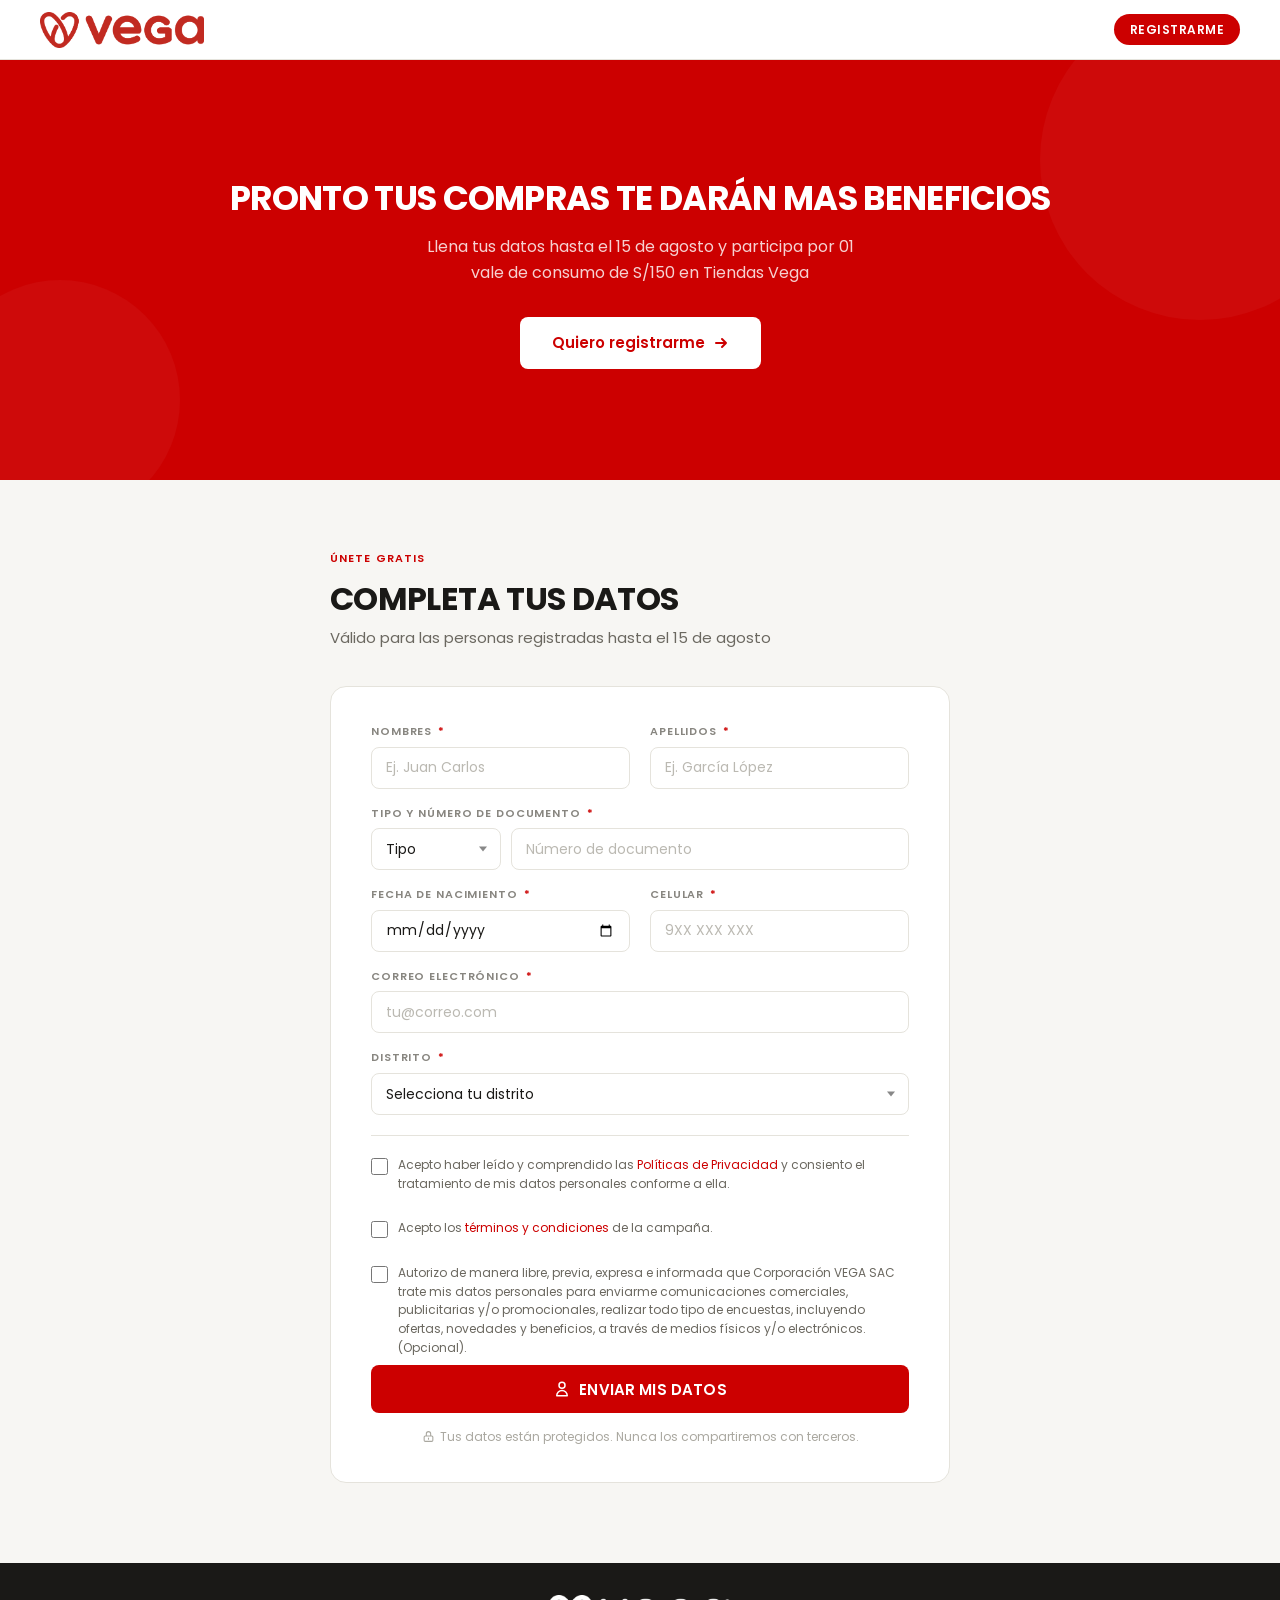
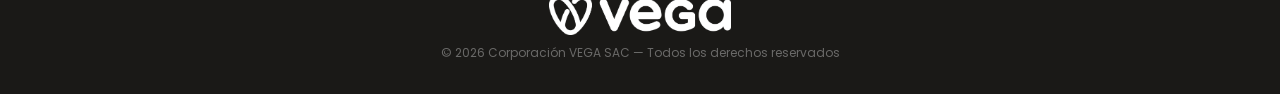
<file: index.html>
<!DOCTYPE html>
<html lang="es">
<head>
<meta charset="UTF-8">
<!-- SEO básico -->
<meta name="description" content="Regístrate en Vega Cash y accede a descuentos exclusivos, promociones anticipadas y beneficios personalizados en Tiendas Vega. ¡Gratis!">
<meta property="og:title" content="Vega Cash — Programa de beneficios exclusivos">
<meta property="og:description" content="Regístrate gratis y empieza a ahorrar con descuentos exclusivos en Tiendas Vega.">
<meta property="og:url" content="https://beneficios.vega.pe">
<meta property="og:type" content="website">
<meta property="og:image" content="https://beneficios.vega.pe/images/og-image.jpg">
<meta name="twitter:card" content="summary_large_image">
<meta name="twitter:title" content="Vega Cash — Programa de beneficios exclusivos">
<meta name="twitter:description" content="Regístrate gratis y empieza a ahorrar con descuentos exclusivos en Tiendas Vega.">
<link rel="canonical" href="https://beneficios.vega.pe">
<meta name="viewport" content="width=device-width, initial-scale=1.0">
<title>Muy pronto</title>
<link rel="preconnect" href="https://fonts.googleapis.com">
<link rel="preconnect" href="https://fonts.gstatic.com" crossorigin>
<link href="https://fonts.googleapis.com/css2?family=Poppins:wght@400;500;600;700&display=swap" rel="stylesheet">
<style>
  *, *::before, *::after { box-sizing: border-box; margin: 0; padding: 0; }

  :root {
    --rojo: #CC0000;
    --rojo-oscuro: #A80000;
    --rojo-claro: #FF1A1A;
    --blanco: #FFFFFF;
    --gris-fondo: #F7F6F3;
    --gris-borde: #E5E3DC;
    --gris-texto: #6B6860;
    --negro: #1A1917;
    --font-display: 'Poppins', sans-serif;
    --font-body: 'Poppins', sans-serif;
  }

  html { scroll-behavior: smooth; }

  body {
    font-family: var(--font-body);
    background: var(--blanco);
    color: var(--negro);
    line-height: 1.6;
    overflow-x: hidden;
  }

  /* ── NAV ─────────────────────────────────────── */
  nav {
    background: var(--blanco);
    border-bottom: 1px solid var(--gris-borde);
    padding: 0 40px;
    height: 60px;
    display: flex;
    align-items: center;
    justify-content: space-between;
    position: sticky;
    top: 0;
    z-index: 100;
  }
  .nav-logo {
    font-family: var(--font-display);
    font-weight: 700;
    font-size: 18px;
    color: var(--rojo);
    letter-spacing: -0.02em;
  }
  .nav-logo span { color: var(--negro); }
  .nav-pill {
    background: var(--rojo);
    color: white;
    font-family: var(--font-display);
    font-size: 12px;
    font-weight: 600;
    padding: 6px 16px;
    border-radius: 20px;
    text-decoration: none;
    letter-spacing: 0.04em;
    text-transform: uppercase;
    transition: background 0.2s;
  }
  .nav-pill:hover { background: var(--rojo-oscuro); }

  /* ── HERO ────────────────────────────────────── */
  .hero {
    background: var(--rojo);
    background-size: cover;
    background-position: center;
    background-repeat: no-repeat;
    padding: 72px 40px 64px;
    text-align: center;
    position: relative;
    overflow: hidden;
    min-height: 420px;
    display: flex;
    flex-direction: column;
    align-items: center;
    justify-content: center;
  }
  .hero-overlay {
    position: absolute;
    inset: 0;
    background: rgba(0,0,0,0.45);
    z-index: 0;
  }
  .hero-overlay.no-image {
    background: transparent;
  }
  .hero > *:not(.hero-overlay) {
    position: relative;
    z-index: 1;
  }
  .hero::before {
    content: '';
    position: absolute;
    top: -60px; right: -80px;
    width: 320px; height: 320px;
    border-radius: 50%;
    background: rgba(255,255,255,0.04);
    pointer-events: none;
  }
  .hero::after {
    content: '';
    position: absolute;
    bottom: -40px; left: -60px;
    width: 240px; height: 240px;
    border-radius: 50%;
    background: rgba(255,255,255,0.04);
    pointer-events: none;
  }
  .hero-badge {
    display: inline-flex;
    align-items: center;
    gap: 6px;
    background: rgba(255,255,255,0.15);
    color: white;
    font-family: var(--font-display);
    font-size: 11px;
    font-weight: 600;
    letter-spacing: 0.1em;
    text-transform: uppercase;
    padding: 5px 14px;
    border-radius: 20px;
    margin-bottom: 24px;
  }
  .hero-badge::before {
    content: '';
    width: 6px; height: 6px;
    border-radius: 50%;
    background: #FFD700;
    display: inline-block;
  }
  .hero h1 {
    font-family: var(--font-display);
    font-size: clamp(20px, 3.2vw, 34px);
    font-weight: 700;
    color: white;
    line-height: 1.15;
    letter-spacing: -0.02em;
    max-width: 820px;
    margin: 0 auto 16px;
    white-space: nowrap;
  }
  .hero h1 em {
    font-style: normal;
    position: relative;
    display: inline-block;
  }
  .hero h1 em::after {
    content: '';
    position: absolute;
    bottom: 2px; left: 0; right: 0;
    height: 3px;
    background: rgba(255,255,255,0.4);
    border-radius: 2px;
  }
  .hero-sub {
    font-size: 16px;
    color: rgba(255,255,255,0.82);
    max-width: 460px;
    margin: 0 auto 32px;
    line-height: 1.6;
  }
  .hero-cta {
    display: inline-flex;
    align-items: center;
    gap: 8px;
    background: white;
    color: var(--rojo);
    font-family: var(--font-display);
    font-size: 15px;
    font-weight: 600;
    padding: 14px 32px;
    border-radius: 8px;
    text-decoration: none;
    transition: transform 0.15s, background 0.15s;
  }
  .hero-cta:hover { background: #f5f5f5; transform: translateY(-1px); }
  .hero-cta svg { width: 16px; height: 16px; }

  /* ── STATS ───────────────────────────────────── */
  .stats-bar {
    background: var(--negro);
    padding: 0 40px;
    display: flex;
    justify-content: center;
    gap: 0;
  }
  .stat-item {
    padding: 18px 32px;
    text-align: center;
    border-right: 1px solid rgba(255,255,255,0.08);
  }
  .stat-item:last-child { border-right: none; }
  .stat-num {
    font-family: var(--font-display);
    font-size: 22px;
    font-weight: 700;
    color: white;
    display: block;
    line-height: 1.1;
  }
  .stat-label {
    font-size: 11px;
    color: rgba(255,255,255,0.5);
    text-transform: uppercase;
    letter-spacing: 0.08em;
    margin-top: 2px;
    display: block;
  }

  /* ── SECCIONES ───────────────────────────────── */
  section { padding: 64px 40px; }
  .section-tag {
    display: inline-block;
    font-family: var(--font-display);
    font-size: 11px;
    font-weight: 600;
    letter-spacing: 0.1em;
    text-transform: uppercase;
    color: var(--rojo);
    margin-bottom: 12px;
  }
  .section-title {
    font-family: var(--font-display);
    font-size: clamp(22px, 3vw, 32px);
    font-weight: 700;
    letter-spacing: -0.02em;
    line-height: 1.2;
    color: var(--negro);
    max-width: 500px;
    margin-bottom: 8px;
  }
  .section-sub {
    font-size: 15px;
    color: var(--gris-texto);
    max-width: 460px;
    line-height: 1.6;
  }

  /* ── BENEFICIOS ──────────────────────────────── */
  .beneficios { background: var(--gris-fondo); }
  .beneficios-header { text-align: center; margin-bottom: 48px; }
  .beneficios-header .section-title,
  .beneficios-header .section-sub { max-width: 100%; }
  .beneficios-grid {
    display: grid;
    grid-template-columns: repeat(2, 1fr);
    gap: 16px;
    max-width: 700px;
    margin: 0 auto;
  }
  .beneficio-card {
    background: white;
    border: 1px solid var(--gris-borde);
    border-radius: 12px;
    padding: 28px 24px;
    transition: transform 0.2s, border-color 0.2s;
  }
  .beneficio-card:hover { transform: translateY(-3px); border-color: #d4d2ca; }
  .beneficio-icon {
    width: 44px; height: 44px;
    background: #FFF0F0;
    border-radius: 10px;
    display: flex;
    align-items: center;
    justify-content: center;
    margin-bottom: 16px;
  }
  .beneficio-icon svg { width: 22px; height: 22px; color: var(--rojo); }
  .beneficio-card h3 {
    font-family: var(--font-display);
    font-size: 15px;
    font-weight: 600;
    color: var(--negro);
    margin-bottom: 6px;
  }
  .beneficio-card p {
    font-size: 13px;
    color: var(--gris-texto);
    line-height: 1.55;
  }

  /* ── CÓMO FUNCIONA ───────────────────────────── */
  .como-funciona { background: white; }
  .pasos-layout {
    display: grid;
    grid-template-columns: 1fr 1fr;
    gap: 48px;
    align-items: start;
    max-width: 860px;
    margin: 0 auto;
  }
  .pasos-left {}
  .pasos-list {
    list-style: none;
    margin-top: 32px;
    display: flex;
    flex-direction: column;
    gap: 0;
  }
  .paso {
    display: flex;
    gap: 16px;
    padding: 20px 0;
    border-bottom: 1px solid var(--gris-borde);
    position: relative;
  }
  .paso:last-child { border-bottom: none; }
  .paso-num {
    width: 32px; height: 32px;
    border-radius: 50%;
    background: var(--rojo);
    color: white;
    font-family: var(--font-display);
    font-size: 13px;
    font-weight: 700;
    display: flex;
    align-items: center;
    justify-content: center;
    flex-shrink: 0;
    margin-top: 2px;
  }
  .paso-info h4 {
    font-family: var(--font-display);
    font-size: 14px;
    font-weight: 600;
    color: var(--negro);
    margin-bottom: 4px;
  }
  .paso-info p {
    font-size: 13px;
    color: var(--gris-texto);
    line-height: 1.5;
  }
  .pasos-visual {
    background: var(--gris-fondo);
    border: 1px solid var(--gris-borde);
    border-radius: 16px;
    padding: 32px 28px;
    text-align: center;
  }
  .card-preview {
    background: white;
    border: 1px solid var(--gris-borde);
    border-radius: 12px;
    padding: 20px;
    text-align: left;
  }
  .card-preview-header {
    display: flex;
    align-items: center;
    gap: 10px;
    margin-bottom: 16px;
    padding-bottom: 14px;
    border-bottom: 1px solid var(--gris-borde);
  }
  .card-avatar {
    width: 38px; height: 38px;
    border-radius: 50%;
    background: var(--rojo);
    display: flex;
    align-items: center;
    justify-content: center;
    font-family: var(--font-display);
    font-size: 13px;
    font-weight: 700;
    color: white;
  }
  .card-nombre { font-family: var(--font-display); font-size: 14px; font-weight: 600; color: var(--negro); }
  .card-miembro { font-size: 11px; color: var(--rojo); font-weight: 500; }
  .card-benefit-row {
    display: flex;
    justify-content: space-between;
    align-items: center;
    padding: 8px 0;
    font-size: 12px;
  }
  .card-benefit-row:not(:last-child) { border-bottom: 1px solid #f0eeea; }
  .card-benefit-label { color: var(--gris-texto); }
  .card-benefit-val { font-weight: 500; color: var(--negro); font-family: var(--font-display); }
  .card-benefit-val.highlight { color: var(--rojo); }
  .pasos-visual-caption {
    font-size: 11px;
    color: var(--gris-texto);
    margin-top: 14px;
    letter-spacing: 0.03em;
  }

  /* ── VEGA CASH APP CARD ──────────────────────── */
  .vc-card {
    background: white;
    border-radius: 18px;
    overflow: hidden;
    box-shadow: 0 8px 28px rgba(0,0,0,0.08);
    text-align: left;
  }
  .vc-card-header {
    background: linear-gradient(135deg, var(--rojo-claro), var(--rojo) 60%, var(--rojo-oscuro));
    padding: 20px 22px 28px;
    position: relative;
    overflow: hidden;
  }
  .vc-card-header::after {
    content: '';
    position: absolute;
    top: -30px; right: -30px;
    width: 140px; height: 140px;
    border-radius: 50%;
    background: rgba(255,255,255,0.08);
  }
  .vc-header-top {
    display: flex;
    align-items: center;
    justify-content: space-between;
    position: relative;
    z-index: 1;
  }
  .vc-brand {
    font-family: var(--font-display);
    font-size: 13px;
    font-weight: 700;
    color: white;
    letter-spacing: 0.04em;
  }
  .vc-avatar {
    width: 34px; height: 34px;
    border-radius: 50%;
    background: rgba(255,255,255,0.2);
    border: 1.5px solid rgba(255,255,255,0.6);
    display: flex;
    align-items: center;
    justify-content: center;
    font-family: var(--font-display);
    font-size: 11px;
    font-weight: 700;
    color: white;
    position: relative;
  }
  .vc-avatar-dot {
    position: absolute;
    top: -2px; right: -2px;
    width: 8px; height: 8px;
    border-radius: 50%;
    background: #FFD700;
    border: 1.5px solid var(--rojo);
  }
  .vc-greeting {
    font-family: var(--font-display);
    font-size: 17px;
    font-weight: 600;
    color: white;
    margin-top: 16px;
    position: relative;
    z-index: 1;
  }
  .vc-card-body {
    background: white;
    padding: 22px;
    margin-top: -14px;
    border-radius: 16px 16px 0 0;
    position: relative;
  }
  .vc-points-row {
    display: flex;
    justify-content: space-between;
    align-items: flex-start;
    margin-bottom: 16px;
  }
  .vc-points-label {
    font-size: 11px;
    font-weight: 600;
    letter-spacing: 0.06em;
    color: #9a9890;
    text-transform: uppercase;
  }
  .vc-points-num {
    font-family: var(--font-display);
    font-size: 30px;
    font-weight: 700;
    color: var(--negro);
    margin-top: 2px;
  }
  .vc-points-num span { font-size: 14px; font-weight: 500; color: var(--gris-texto); }
  .vc-points-sub {
    display: block;
    font-size: 12px;
    color: #1D9E75;
    font-weight: 500;
    margin-top: 2px;
  }
  .vc-tier-badge {
    background: #FFF3D6;
    color: #9A6B00;
    font-family: var(--font-display);
    font-size: 11px;
    font-weight: 600;
    padding: 6px 12px;
    border-radius: 20px;
    white-space: nowrap;
  }
  .vc-rate-box {
    background: #FFF0F0;
    color: var(--rojo);
    font-size: 12.5px;
    font-weight: 500;
    border-radius: 10px;
    padding: 12px 14px;
    margin-bottom: 18px;
    display: flex;
    align-items: center;
    gap: 8px;
  }
  .vc-progress-label {
    display: flex;
    justify-content: space-between;
    font-size: 12px;
    color: var(--gris-texto);
    margin-bottom: 8px;
  }
  .vc-progress-missing { color: var(--rojo); font-weight: 600; }
  .vc-progress-bar {
    height: 8px;
    background: #F0EEEA;
    border-radius: 20px;
    overflow: hidden;
  }
  .vc-progress-fill {
    width: 68%;
    height: 100%;
    border-radius: 20px;
    background: linear-gradient(90deg, var(--rojo), #FF8A00);
  }

  /* ── FORMULARIO ──────────────────────────────── */
  .formulario-section {
    background: var(--gris-fondo);
    padding: 64px 40px 80px;
  }
  .form-wrapper {
    max-width: 620px;
    margin: 0 auto;
  }
  .form-header { margin-bottom: 36px; }
  .form-card {
    background: white;
    border: 1px solid var(--gris-borde);
    border-radius: 16px;
    padding: 36px 40px;
  }
  .form-grid {
    display: grid;
    grid-template-columns: 1fr 1fr;
    gap: 16px 20px;
  }
  .form-group { display: flex; flex-direction: column; gap: 6px; }
  .form-group.full { grid-column: 1 / -1; }
  .form-group label {
    font-family: var(--font-display);
    font-size: 11px;
    font-weight: 600;
    letter-spacing: 0.08em;
    text-transform: uppercase;
    color: #888680;
  }
  .form-group label .req { color: var(--rojo); margin-left: 2px; }
  .form-group input,
  .form-group select {
    height: 42px;
    border: 1.5px solid var(--gris-borde);
    border-radius: 8px;
    padding: 0 14px;
    font-size: 14px;
    font-family: var(--font-body);
    color: var(--negro);
    background: white;
    outline: none;
    transition: border-color 0.15s;
    width: 100%;
    appearance: none;
    -webkit-appearance: none;
  }
  .form-group input:focus,
  .form-group select:focus {
    border-color: var(--rojo);
    box-shadow: 0 0 0 3px rgba(204,0,0,0.08);
  }
  .form-group input::placeholder { color: #bbb9b2; }
  .select-wrap { position: relative; }
  .select-wrap::after {
    content: '';
    position: absolute;
    right: 14px; top: 50%;
    transform: translateY(-50%);
    width: 0; height: 0;
    border-left: 4px solid transparent;
    border-right: 4px solid transparent;
    border-top: 5px solid #888;
    pointer-events: none;
  }
  .doc-row { display: grid; grid-template-columns: 130px 1fr; gap: 10px; }

  .divider {
    grid-column: 1 / -1;
    border: none;
    border-top: 1px solid var(--gris-borde);
    margin: 4px 0;
  }
  .terms-row {
    grid-column: 1 / -1;
    display: flex;
    gap: 10px;
    align-items: flex-start;
  }
  .terms-row + .terms-row { margin-top: 10px; }
  .terms-row input[type="checkbox"] {
    width: 17px; height: 17px;
    flex-shrink: 0;
    margin-top: 2px;
    accent-color: var(--rojo);
    cursor: pointer;
  }
  .terms-text {
    font-size: 12px;
    color: var(--gris-texto);
    line-height: 1.55;
  }
  .terms-text a { color: var(--rojo); text-decoration: none; }
  .terms-text a:hover { text-decoration: underline; }

  .submit-btn {
    width: 100%;
    height: 48px;
    background: var(--rojo);
    color: white;
    border: none;
    border-radius: 8px;
    font-family: var(--font-display);
    font-size: 15px;
    font-weight: 600;
    cursor: pointer;
    margin-top: 8px;
    letter-spacing: 0.01em;
    transition: background 0.15s, transform 0.1s;
    display: flex;
    align-items: center;
    justify-content: center;
    gap: 8px;
  }
  .submit-btn:hover { background: var(--rojo-oscuro); }
  .submit-btn:active { transform: scale(0.99); }
  .submit-btn:disabled { opacity: 0.7; cursor: not-allowed; }

  .privacy-note {
    margin-top: 14px;
    text-align: center;
    font-size: 12px;
    color: #aaa8a0;
    display: flex;
    align-items: center;
    justify-content: center;
    gap: 5px;
  }

  /* ── SUCCESS ─────────────────────────────────── */
  .success-state {
    display: none;
    text-align: center;
    padding: 48px 24px;
  }
  .success-icon {
    width: 64px; height: 64px;
    border-radius: 50%;
    background: #F0FAF4;
    display: flex;
    align-items: center;
    justify-content: center;
    margin: 0 auto 20px;
  }
  .success-icon svg { width: 28px; height: 28px; color: #1D9E75; }
  .success-state h3 {
    font-family: var(--font-display);
    font-size: 20px;
    font-weight: 700;
    color: var(--negro);
    margin-bottom: 8px;
  }
  .success-state p { font-size: 14px; color: var(--gris-texto); }

  /* ── ERROR ───────────────────────────────────── */
  .error-msg {
    display: none;
    background: #FFF0F0;
    border: 1px solid #FFCCCC;
    border-radius: 8px;
    padding: 12px 16px;
    font-size: 13px;
    color: #A80000;
    margin-top: 12px;
    text-align: center;
  }

  /* ── FOOTER ──────────────────────────────────── */
  footer {
    background: var(--negro);
    padding: 32px 40px;
    text-align: center;
  }
  .footer-logo {
    font-family: var(--font-display);
    font-size: 16px;
    font-weight: 700;
    color: white;
    margin-bottom: 8px;
  }
  .footer-logo span { color: var(--rojo); }
  footer p {
    font-size: 12px;
    color: rgba(255,255,255,0.35);
  }

  /* ── ANIMATIONS ──────────────────────────────── */
  @keyframes fadeUp {
    from { opacity: 0; transform: translateY(20px); }
    to   { opacity: 1; transform: translateY(0); }
  }
  .hero > * { animation: fadeUp 0.5s ease both; }
  .hero-badge { animation-delay: 0.05s; }
  .hero h1   { animation-delay: 0.1s; }
  .hero-sub  { animation-delay: 0.18s; }
  .hero-cta  { animation-delay: 0.26s; }
  @keyframes spin { to { transform: rotate(360deg); } }
  .spin { animation: spin 0.8s linear infinite; }

  /* ── RESPONSIVE ──────────────────────────────── */
  @media (max-width: 640px) {
    nav { padding: 0 20px; }
    section, .formulario-section { padding: 48px 20px; }
    .hero { padding: 52px 20px 48px; }
    .hero h1 { white-space: normal; font-size: clamp(24px, 7vw, 32px); }
    .stats-bar { flex-wrap: wrap; padding: 0 20px; }
    .stat-item { flex: 1 1 45%; border-right: none; border-bottom: 1px solid rgba(255,255,255,0.08); }
    .pasos-layout { grid-template-columns: 1fr; }
    .form-grid { grid-template-columns: 1fr; }
    .form-group.full { grid-column: 1; }
    .terms-row { grid-column: 1; }
    .doc-row { grid-template-columns: 1fr; }
    .form-card { padding: 24px 20px; }
    .beneficios-grid { grid-template-columns: 1fr 1fr; }
  }
</style>
<!-- Google Analytics GA4 -->
<script async src="https://www.googletagmanager.com/gtag/js?id=G-X4Z7YX82Y7"></script>
<script>
  window.dataLayer = window.dataLayer || [];
  function gtag(){dataLayer.push(arguments);}
  gtag('js', new Date());
  gtag('config', 'G-X4Z7YX82Y7');
</script>
<!-- Meta Pixel -->
<script>
!function(f,b,e,v,n,t,s)
{if(f.fbq)return;n=f.fbq=function(){n.callMethod?
n.callMethod.apply(n,arguments):n.queue.push(arguments)};
if(!f._fbq)f._fbq=n;n.push=n;n.loaded=!0;n.version='2.0';
n.queue=[];t=b.createElement(e);t.async=!0;
t.src=v;s=b.getElementsByTagName(e)[0];
s.parentNode.insertBefore(t,s)}(window, document,'script',
'https://connect.facebook.net/en_US/fbevents.js');
fbq('init', '308765467211195');
fbq('track', 'PageView');
</script>
<noscript><img height="1" width="1" style="display:none"
src="https://www.facebook.com/tr?id=308765467211195&ev=PageView&noscript=1"
/></noscript>
<!-- TikTok Pixel -->
<script>
!function (w, d, t) {
  w.TiktokAnalyticsObject=t;var ttq=w[t]=w[t]||[];ttq.methods=["page","track","identify","instances","debug","on","off","once","ready","alias","group","enableCookie","disableCookie","holdConsent","revokeConsent","grantConsent"],ttq.setAndDefer=function(t,e){t[e]=function(){t.push([e].concat(Array.prototype.slice.call(arguments,0)))}};for(var i=0;i<ttq.methods.length;i++)ttq.setAndDefer(ttq,ttq.methods[i]);ttq.instance=function(t){for(var e=ttq._i[t]||[],n=0;n<ttq.methods.length;n++)ttq.setAndDefer(e,ttq.methods[n]);return e},ttq.load=function(e,n){var r="https://analytics.tiktok.com/i18n/pixel/events.js",o=n&&n.partner;ttq._i=ttq._i||{},ttq._i[e]=[],ttq._i[e]._u=r,ttq._t=ttq._t||{},ttq._t[e]=+new Date,ttq._o=ttq._o||{},ttq._o[e]=n||{};n=document.createElement("script");n.type="text/javascript",n.async=!0,n.src=r+"?sdkid="+e+"&lib="+t;e=document.getElementsByTagName("script")[0];e.parentNode.insertBefore(n,e)};

  ttq.load('D9CH5GBC77U03DOJEUS0');
  ttq.page();
}(window, document, 'ttq');
</script>
</head>
<body>

<!-- NAV -->
<nav>
  <a href="#"><img src="[data-uri]" alt="VEGA" style="height:36px;display:block;"></a>
  <a href="#registro" class="nav-pill">Registrarme</a>
</nav>

<!-- HERO -->
<section class="hero" id="hero-section">
  <div class="hero-overlay no-image" id="hero-overlay"></div>
  <h1 id="hero-titulo">PRONTO TUS COMPRAS TE DARÁN MAS BENEFICIOS</h1>
  <p class="hero-sub" id="hero-subtitulo">Llena tus datos hasta el 31 de julio y participa por 01 vale de consumo de S/150 en Tiendas Vega</p>
  <a href="#registro" class="hero-cta" id="hero-cta">
    Quiero ser el primero en saber
    <svg fill="none" viewBox="0 0 16 16" stroke="currentColor" stroke-width="2"><path stroke-linecap="round" stroke-linejoin="round" d="M3 8h10M9 4l4 4-4 4"/></svg>
  </a>
</section>

<!-- BENEFICIOS -->
<section class="beneficios" id="sec-beneficios">
  <div class="beneficios-header">
    <div class="section-tag">¿Por qué unirse?</div>
    <h2 class="section-title">Beneficios que marcan la diferencia</h2>
    <p class="section-sub">Diseñados para que ahorres más en cada compra, en tienda y online.</p>
  </div>
  <div class="beneficios-grid">
    <div class="beneficio-card">
      <div class="beneficio-icon">
        <svg fill="none" viewBox="0 0 24 24" stroke="currentColor" stroke-width="1.8"><path stroke-linecap="round" stroke-linejoin="round" d="M7 7h10M7 11h4M5 21V5a2 2 0 012-2h10a2 2 0 012 2v16l-3-2-2 2-2-2-2 2-2-2-3 2z"/></svg>
      </div>
      <h3 id="b1-titulo">Descuentos exclusivos</h3>
      <p id="b1-desc">Precios especiales solo para miembros de VEGA CASH.</p>
    </div>
    <div class="beneficio-card">
      <div class="beneficio-icon">
        <svg fill="none" viewBox="0 0 24 24" stroke="currentColor" stroke-width="1.8"><path stroke-linecap="round" stroke-linejoin="round" d="M15 17h5l-1.405-1.405A2.032 2.032 0 0118 14.158V11a6 6 0 10-12 0v3.159c0 .538-.214 1.055-.595 1.436L4 17h5m6 0v1a3 3 0 11-6 0v-1m6 0H9"/></svg>
      </div>
      <h3 id="b2-titulo">Acceso anticipado</h3>
      <p id="b2-desc">Sé el primero en enterarte de nuestros eventos exclusivos.</p>
    </div>
    <div class="beneficio-card">
      <div class="beneficio-icon">
        <svg fill="none" viewBox="0 0 24 24" stroke="currentColor" stroke-width="1.8"><path stroke-linecap="round" stroke-linejoin="round" d="M12 8c-1.657 0-3 .895-3 2s1.343 2 3 2 3 .895 3 2-1.343 2-3 2m0-8c1.11 0 2.08.402 2.599 1M12 8V7m0 1v8m0 0v1m0-1c-1.11 0-2.08-.402-2.599-1M21 12a9 9 0 11-18 0 9 9 0 0118 0z"/></svg>
      </div>
      <h3 id="b3-titulo">Acumula puntos</h3>
      <p id="b3-desc">Cada compra suma puntos para aumentar tu nivel.</p>
    </div>
    <div class="beneficio-card">
      <div class="beneficio-icon">
        <svg fill="none" viewBox="0 0 24 24" stroke="currentColor" stroke-width="1.8"><path stroke-linecap="round" stroke-linejoin="round" d="M12 2l3.09 6.26L22 9.27l-5 4.87L18.18 21 12 17.27 5.82 21 7 14.14 2 9.27l6.91-1.01L12 2z"/></svg>
      </div>
      <h3 id="b4-titulo">VEGA CASHBACK</h3>
      <p id="b4-desc">Alcanza nuestro nivel Premium y accede a nuestro cashback exclusivo.</p>
    </div>
  </div>
</section>

<!-- CÓMO FUNCIONA -->
<section class="como-funciona" id="sec-pasos">
  <div class="pasos-layout">
    <div class="pasos-left">
      <div class="section-tag" id="pasos-tag">¿Cómo funciona?</div>
      <h2 class="section-title" id="pasos-titulo">YA SERÁS MIEMBRO</h2>
      <p class="section-sub" id="pasos-subtitulo">Es rápido, gratuito y sin compromisos.</p>
      <ul class="pasos-list">
        <li class="paso">
          <div class="paso-num">1</div>
          <div class="paso-info">
            <h4>Completa el formulario</h4>
            <p>Ingresa tus datos básicos: nombre, DNI, correo y distrito. Solo toma 2 minutos.</p>
          </div>
        </li>
        <li class="paso">
          <div class="paso-num">2</div>
          <div class="paso-info">
            <h4>Empezarás a disfrutar</h4>
            <p>Compra en Tiendas Vega y accederás automáticamente a tus descuentos.</p>
          </div>
        </li>
      </ul>
    </div>
    <div class="pasos-visual">
      <div class="vc-card">
        <div class="vc-card-header">
          <div class="vc-header-top">
            <span class="vc-brand">VEGA CASH</span>
            <div class="vc-avatar">MR<span class="vc-avatar-dot"></span></div>
          </div>
          <p class="vc-greeting">¡Hola de nuevo, María!</p>
        </div>
        <div class="vc-card-body">
          <div class="vc-points-row">
            <div>
              <span class="vc-points-label">MIS PUNTOS</span>
              <div class="vc-points-num">342 <span>pts</span></div>
              <span class="vc-points-sub">Acumulado por S/ 3,420 en compras</span>
            </div>
            <span class="vc-tier-badge">● ✦ Nivel Plata</span>
          </div>
          <div class="vc-rate-box">
            <span class="vc-rate-icon">🪙</span>
            Cada S/10 de compra = 1 punto VEGA CASH
          </div>
          <div class="vc-progress-section">
            <div class="vc-progress-label">
              <span>Progreso a Nivel Oro</span>
              <span class="vc-progress-missing">158 pts más (S/1,580)</span>
            </div>
            <div class="vc-progress-bar"><div class="vc-progress-fill"></div></div>
          </div>
        </div>
      </div>
      <p class="pasos-visual-caption">Así verás tu perfil de miembro una vez registrado</p>
    </div>
  </div>
</section>

<!-- FORMULARIO -->
<section class="formulario-section" id="sec-formulario registro">
  <div class="form-wrapper">
    <div class="form-header">
      <div class="section-tag" id="form-tag">Únete gratis</div>
      <h2 class="section-title" id="form-titulo">CREA TU CUENTA VEGA CASH</h2>
      <p class="section-sub" id="form-subtitulo">Completa tus datos y pronto empezarás a ahorrar.</p>
    </div>
    <div class="form-card">
      <div id="formContent">
        <div class="form-grid">
          <div class="form-group">
            <label>Nombres <span class="req">*</span></label>
            <input type="text" id="nombres" placeholder="Ej. Juan Carlos" autocomplete="given-name">
          </div>
          <div class="form-group">
            <label>Apellidos <span class="req">*</span></label>
            <input type="text" id="apellidos" placeholder="Ej. García López" autocomplete="family-name">
          </div>
          <div class="form-group full">
            <label>Tipo y número de documento <span class="req">*</span></label>
            <div class="doc-row">
              <div class="select-wrap">
                <select id="tipoDoc">
                  <option value="">Tipo</option>
                  <option value="DNI">DNI</option>
                  <option value="CE">Carné de extranjería</option>
                  <option value="PAS">Pasaporte</option>
                </select>
              </div>
              <input type="text" id="numDoc" placeholder="Número de documento" maxlength="12">
            </div>
          </div>
          <div class="form-group">
            <label>Fecha de nacimiento <span class="req">*</span></label>
            <input type="date" id="fechaNac" min="1920-01-01">
          </div>
          <div class="form-group">
            <label>Celular <span class="req">*</span></label>
            <input type="tel" id="celular" placeholder="9XX XXX XXX" maxlength="9" autocomplete="tel">
          </div>
          <div class="form-group full">
            <label>Correo electrónico <span class="req">*</span></label>
            <input type="email" id="correo" placeholder="tu@correo.com" autocomplete="email">
          </div>
          <div class="form-group full">
            <label>Distrito <span class="req">*</span></label>
            <div class="select-wrap">
              <select id="distrito">
                <option value="">Selecciona tu distrito</option>
                <option value="Otro">Otro</option>
              </select>
            </div>
          </div>
          <hr class="divider">
          <div class="terms-row">
            <input type="checkbox" id="aceptaPrivacidad">
            <p class="terms-text">
              <span id="legal-privacidad">Acepto haber leído y comprendido las </span><a href="#" id="url-privacidad">Políticas de Privacidad</a><span id="legal-privacidad2"> y consiento el tratamiento de mis datos personales conforme a ella.</span>
            </p>
          </div>
          <div class="terms-row">
            <input type="checkbox" id="aceptaTerminos">
            <p class="terms-text">
              <span id="legal-terminos1">Acepto los </span><a href="#" id="url-terminos">términos y condiciones</a><span id="legal-terminos2"> de la campaña Vega Cash.</span>
            </p>
          </div>
          <div class="terms-row">
            <input type="checkbox" id="comunicacionesOpcional">
            <p class="terms-text">
              <span id="legal-opcional">Autorizo de manera libre, previa, expresa e informada que Corporación VEGA SAC trate mis datos personales para enviarme comunicaciones comerciales, publicitarias y/o promocionales, realizar todo tipo de encuestas, incluyendo ofertas, novedades y beneficios, a través de medios físicos y/o electrónicos. (Opcional).</span>
            </p>
          </div>
        </div>
        <button class="submit-btn" id="submitBtn" onclick="enviarFormulario()">
          <svg width="18" height="18" fill="none" viewBox="0 0 24 24" stroke="currentColor" stroke-width="2"><path stroke-linecap="round" stroke-linejoin="round" d="M16 7a4 4 0 11-8 0 4 4 0 018 0zM12 14a7 7 0 00-7 7h14a7 7 0 00-7-7z"/></svg>
          <span id="btn-texto">Crear mi cuenta Vega Cash</span>
        </button>
        <div class="error-msg" id="errorMsg"></div>
        <p class="privacy-note">
          <svg width="13" height="13" fill="none" viewBox="0 0 24 24" stroke="currentColor" stroke-width="2"><path stroke-linecap="round" stroke-linejoin="round" d="M12 15v2m-6 4h12a2 2 0 002-2v-6a2 2 0 00-2-2H6a2 2 0 00-2 2v6a2 2 0 002 2zm10-10V7a4 4 0 00-8 0v4h8z"/></svg>
          <span id="privacidad-nota">Tus datos están protegidos. Nunca los compartiremos con terceros.</span>
        </p>
      </div>
      <div class="success-state" id="successState">
        <div class="success-icon">
          <svg fill="none" viewBox="0 0 24 24" stroke="currentColor" stroke-width="2"><path stroke-linecap="round" stroke-linejoin="round" d="M5 13l4 4L19 7"/></svg>
        </div>
        <h3 id="exito-titulo">¡Registro exitoso!</h3>
        <p id="exito-desc">Síguenos en nuestras redes para enterarte de todas las novedades.</p>
        <div style="display:flex;gap:10px;justify-content:center;margin-top:20px;flex-wrap:wrap;">
          <a href="https://www.instagram.com/tiendasvega/?hl=es" target="_blank" style="display:flex;align-items:center;gap:6px;padding:10px 16px;border-radius:8px;background:#E1306C;color:white;text-decoration:none;font-family:var(--font-display);font-size:13px;font-weight:600;">
            <svg width="16" height="16" viewBox="0 0 24 24" fill="currentColor"><path d="M12 2.163c3.204 0 3.584.012 4.85.07 3.252.148 4.771 1.691 4.919 4.919.058 1.265.069 1.645.069 4.849 0 3.205-.012 3.584-.069 4.849-.149 3.225-1.664 4.771-4.919 4.919-1.266.058-1.644.07-4.85.07-3.204 0-3.584-.012-4.849-.07-3.26-.149-4.771-1.699-4.919-4.92-.058-1.265-.07-1.644-.07-4.849 0-3.204.013-3.583.07-4.849.149-3.227 1.664-4.771 4.919-4.919 1.266-.057 1.645-.069 4.849-.069zm0-2.163c-3.259 0-3.667.014-4.947.072-4.358.2-6.78 2.618-6.98 6.98-.059 1.281-.073 1.689-.073 4.948 0 3.259.014 3.668.072 4.948.2 4.358 2.618 6.78 6.98 6.98 1.281.058 1.689.072 4.948.072 3.259 0 3.668-.014 4.948-.072 4.354-.2 6.782-2.618 6.979-6.98.059-1.28.073-1.689.073-4.948 0-3.259-.014-3.667-.072-4.947-.196-4.354-2.617-6.78-6.979-6.98-1.281-.059-1.69-.073-4.949-.073zm0 5.838c-3.403 0-6.162 2.759-6.162 6.162s2.759 6.163 6.162 6.163 6.162-2.759 6.162-6.163c0-3.403-2.759-6.162-6.162-6.162zm0 10.162c-2.209 0-4-1.79-4-4 0-2.209 1.791-4 4-4s4 1.791 4 4c0 2.21-1.791 4-4 4zm6.406-11.845c-.796 0-1.441.645-1.441 1.44s.645 1.44 1.441 1.44c.795 0 1.439-.645 1.439-1.44s-.644-1.44-1.439-1.44z"/></svg>
            Instagram
          </a>
          <a href="https://www.facebook.com/tiendasvegaperu/?locale=es_LA" target="_blank" style="display:flex;align-items:center;gap:6px;padding:10px 16px;border-radius:8px;background:#1877F2;color:white;text-decoration:none;font-family:var(--font-display);font-size:13px;font-weight:600;">
            <svg width="16" height="16" viewBox="0 0 24 24" fill="currentColor"><path d="M24 12.073c0-6.627-5.373-12-12-12s-12 5.373-12 12c0 5.99 4.388 10.954 10.125 11.854v-8.385H7.078v-3.47h3.047V9.43c0-3.007 1.792-4.669 4.533-4.669 1.312 0 2.686.235 2.686.235v2.953H15.83c-1.491 0-1.956.925-1.956 1.874v2.25h3.328l-.532 3.47h-2.796v8.385C19.612 23.027 24 18.062 24 12.073z"/></svg>
            Facebook
          </a>
          <a href="https://www.tiktok.com/@tiendasvega" target="_blank" style="display:flex;align-items:center;gap:6px;padding:10px 16px;border-radius:8px;background:#000000;color:white;text-decoration:none;font-family:var(--font-display);font-size:13px;font-weight:600;">
            <svg width="16" height="16" viewBox="0 0 24 24" fill="currentColor"><path d="M19.59 6.69a4.83 4.83 0 01-3.77-4.25V2h-3.45v13.67a2.89 2.89 0 01-2.88 2.5 2.89 2.89 0 01-2.89-2.89 2.89 2.89 0 012.89-2.89c.28 0 .54.04.79.1V9.01a6.33 6.33 0 00-.79-.05 6.34 6.34 0 00-6.34 6.34 6.34 6.34 0 006.34 6.34 6.34 6.34 0 006.33-6.34V8.69a8.18 8.18 0 004.79 1.54V6.78a4.85 4.85 0 01-1.02-.09z"/></svg>
            TikTok
          </a>
        </div>
      </div>
  </div>
</section>

<!-- FOOTER -->
<footer>
  <div class="footer-logo"><img src="[data-uri]" alt="VEGA" style="height:40px;display:block;margin:0 auto 8px;"></div>
  <p>© 2026 Corporación VEGA SAC — Todos los derechos reservados</p>
</footer>

<script>
// ── Cargar content.json y actualizar DOM ──────────────────────────
fetch('/content.json')
  .then(r => r.json())
  .then(d => {
    if (d.hero) {
      if (d.hero.titulo) document.getElementById('hero-titulo').innerHTML = d.hero.titulo;
      if (d.hero.subtitulo) document.getElementById('hero-subtitulo').textContent = d.hero.subtitulo;
      if (d.hero.cta) { const c = document.getElementById('hero-cta'); if(c) c.childNodes[0].textContent = d.hero.cta + ' '; }

      if (d.hero.imagen) {
        const s = document.getElementById('hero-section');
        const o = document.getElementById('hero-overlay');
        if (s && d.hero.imagen) {
          s.style.backgroundImage = 'url(' + d.hero.imagen + ')';
          if (o) o.classList.remove('no-image');
        }
      }
    }
    if (d.beneficios) {
      ['b1','b2','b3','b4'].forEach(b => {
        const t = document.getElementById(b+'-titulo'); if(t && d.beneficios[b+'_titulo']) t.textContent = d.beneficios[b+'_titulo'];
        const p = document.getElementById(b+'-desc'); if(p && d.beneficios[b+'_desc']) p.textContent = d.beneficios[b+'_desc'];
      });
    }
    if (d.pasos) {
      if (d.pasos.tag) { const el = document.getElementById('pasos-tag'); if(el) el.textContent = d.pasos.tag; }
      if (d.pasos.titulo) { const el = document.getElementById('pasos-titulo'); if(el) el.textContent = d.pasos.titulo; }
      if (d.pasos.subtitulo) { const el = document.getElementById('pasos-subtitulo'); if(el) el.textContent = d.pasos.subtitulo; }
    }
    if (d.formulario) {
      if (d.formulario.tag) { const el = document.getElementById('form-tag'); if(el) el.textContent = d.formulario.tag; }
      if (d.formulario.titulo) { const el = document.getElementById('form-titulo'); if(el) el.textContent = d.formulario.titulo; }
      if (d.formulario.subtitulo) { const el = document.getElementById('form-subtitulo'); if(el) el.textContent = d.formulario.subtitulo; }
      if (d.formulario.btn_texto) { const el = document.getElementById('btn-texto'); if(el) el.textContent = d.formulario.btn_texto; }
      if (d.formulario.legal_privacidad) {
        const el1 = document.getElementById('legal-privacidad'); if(el1) el1.textContent = d.formulario.legal_privacidad.split('Políticas de Privacidad')[0];
        const el2 = document.getElementById('legal-privacidad2'); if(el2) el2.textContent = ' y consiento el tratamiento de mis datos personales conforme a ella.';
      }
      if (d.formulario.legal_terminos) {
        const el1 = document.getElementById('legal-terminos2'); if(el1) el1.textContent = ' ' + d.formulario.legal_terminos;
      }
      if (d.formulario.legal_opcional) { const el = document.getElementById('legal-opcional'); if(el) el.textContent = d.formulario.legal_opcional; }
      if (d.formulario.distritos) {
        const sel = document.getElementById('distrito');
        if (sel) {
          const lista = d.formulario.distritos.split(',').map(d => d.trim()).filter(d => d).sort((a,b) => a.localeCompare(b,'es'));
          sel.innerHTML = '<option value="">Selecciona tu distrito</option>';
          lista.forEach(dist => { const opt = document.createElement('option'); opt.value = dist; opt.textContent = dist; sel.appendChild(opt); });
          const otro = document.createElement('option'); otro.value = 'Otro'; otro.textContent = 'Otro'; sel.appendChild(otro);
        }
      }
      if (d.formulario.privacidad_nota) { const el = document.getElementById('privacidad-nota'); if(el) el.textContent = d.formulario.privacidad_nota; }
      if (d.formulario.url_terminos) { const el = document.getElementById('url-terminos'); if(el) el.href = d.formulario.url_terminos; }
      if (d.formulario.url_privacidad) { const el = document.getElementById('url-privacidad'); if(el) el.href = d.formulario.url_privacidad; }
      if (d.formulario.exito_titulo) { const el = document.getElementById('exito-titulo'); if(el) el.textContent = d.formulario.exito_titulo; }
      if (d.formulario.exito_desc) { const el = document.getElementById('exito-desc'); if(el) el.textContent = d.formulario.exito_desc; }
    }
  })
  .catch(() => {});

// ── Aplicar visibilidad desde content.json ──
fetch('/content.json?v=' + Date.now())
  .then(r => r.json())
  .then(d => {
    if (!d.visibilidad) return;
    const mapa = {
      'hero': 'hero-section',
      'stats': 'sec-stats',
      'beneficios': 'sec-beneficios',
      'pasos': 'sec-pasos',
      'formulario': 'sec-formulario registro'
    };
    Object.keys(d.visibilidad).forEach(k => {
      const id = k === 'formulario' ? 'sec-formulario registro' : (k === 'hero' ? 'hero-section' : 'sec-' + k);
      const el = document.getElementById(id) || document.getElementById('sec-' + k);
      if (el) el.style.display = d.visibilidad[k] ? '' : 'none';
    });
  })
  .catch(() => {});
</script>

<script>
const WEBHOOK_URL = 'https://hook.us2.make.com/ip31yqphinmsyk8rvebtwf2qmldelcj0';

// ── UTMs: se capturan al cargar la página y se guardan en sessionStorage
//    para no perderlas aunque el usuario navegue dentro de la landing
(function capturarUTMs(){
  try {
    const params = new URLSearchParams(window.location.search);
    ['utm_source','utm_medium','utm_campaign','utm_content'].forEach(function(k){
      const v = params.get(k);
      if (v) sessionStorage.setItem(k, v);
    });
  } catch(e) {}
})();

function getUTM(k) {
  try { return sessionStorage.getItem(k) || ''; } catch(e) { return ''; }
}

// ── Fecha de nacimiento: máximo permitido = hoy menos 18 años
(function limitarFechaNac(){
  const el = document.getElementById('fechaNac');
  if (!el) return;
  const hoy = new Date();
  const max = new Date(hoy.getFullYear() - 18, hoy.getMonth(), hoy.getDate());
  el.max = max.toISOString().split('T')[0];
})();

// ── Función para calcular edad desde fecha de nacimiento
function calcularEdad(fechaStr) {
  if (!fechaStr) return null;
  const fnac = new Date(fechaStr + 'T00:00:00');
  if (isNaN(fnac.getTime())) return null;
  const hoy = new Date();
  let edad = hoy.getFullYear() - fnac.getFullYear();
  const m = hoy.getMonth() - fnac.getMonth();
  if (m < 0 || (m === 0 && hoy.getDate() < fnac.getDate())) edad--;
  return edad;
}
const SHEET_ID = '1XzxQcXiFVYRzJCOGcRxwwBUqvC4h2XM__mFoI5Q-9WE';
const SHEET_NAME = 'base_formulario';

async function verificarDNIDuplicado(numDoc) {
  try {
    const url = `https://docs.google.com/spreadsheets/d/${SHEET_ID}/gviz/tq?tqx=out:json&sheet=${encodeURIComponent(SHEET_NAME)}&tq=${encodeURIComponent("SELECT D WHERE D = '" + numDoc + "'")}`;
    const res = await fetch(url);
    const text = await res.text();
    const json = JSON.parse(text.substring(47).slice(0, -2));
    return json.table.rows.length > 0;
  } catch(e) {
    return false;
  }
}

function mostrarError(msg) {
  const el = document.getElementById('errorMsg');
  el.textContent = msg;
  el.style.display = 'block';
  setTimeout(() => { el.style.display = 'none'; }, 5000);
}

function validar() {
  const campos = ['nombres','apellidos','tipoDoc','numDoc','fechaNac','celular','correo','distrito'];
  const labels = ['Nombres','Apellidos','Tipo de documento','Número de documento','Fecha de nacimiento','Celular','Correo electrónico','Distrito'];
  for (let i = 0; i < campos.length; i++) {
    const el = document.getElementById(campos[i]);
    if (!el.value.trim()) {
      mostrarError('Por favor completa el campo: ' + labels[i]);
      el.focus();
      return false;
    }
  }
  const correo = document.getElementById('correo').value;
  if (!/^[^\s@]+@[^\s@]+\.[^\s@]+$/.test(correo)) {
    mostrarError('Ingresa un correo electrónico válido.');
    return false;
  }
  // Validación de fecha de nacimiento: mayor de 18 años y fecha coherente
  const fnac = new Date(document.getElementById('fechaNac').value + 'T00:00:00');
  if (isNaN(fnac.getTime())) {
    mostrarError('Ingresa una fecha de nacimiento válida.');
    document.getElementById('fechaNac').focus();
    return false;
  }
  const hoy = new Date();
  let edad = hoy.getFullYear() - fnac.getFullYear();
  const m = hoy.getMonth() - fnac.getMonth();
  if (m < 0 || (m === 0 && hoy.getDate() < fnac.getDate())) edad--;
  if (edad < 18) {
    mostrarError('Debes ser mayor de 18 años para registrarte en Vega Cash. Verifica tu fecha de nacimiento.');
    document.getElementById('fechaNac').focus();
    return false;
  }
  if (edad > 100) {
    mostrarError('Ingresa una fecha de nacimiento válida.');
    document.getElementById('fechaNac').focus();
    return false;
  }
  const cel = document.getElementById('celular').value;
  if (!/^9\d{8}$/.test(cel)) {
    mostrarError('El celular debe tener 9 dígitos y empezar con 9.');
    return false;
  }
  if (!document.getElementById('aceptaPrivacidad').checked) {
    mostrarError('Debes aceptar la Política de Privacidad para continuar.');
    return false;
  }
  if (!document.getElementById('aceptaTerminos').checked) {
    mostrarError('Debes aceptar los términos y condiciones para continuar.');
    return false;
  }
  return true;
}

async function enviarFormulario() {
  if (!validar()) return;
  const btn = document.getElementById('submitBtn');
  const spanTexto = document.getElementById('btn-texto');
  const textoOriginal = spanTexto ? spanTexto.textContent : 'Enviar';
  btn.disabled = true;
  if (spanTexto) spanTexto.textContent = 'Verificando...';

  const numDoc = document.getElementById('numDoc').value.trim();
  const duplicado = await verificarDNIDuplicado(numDoc);
  if (duplicado) {
    mostrarError('Este número de documento ya está registrado en Vega Cash.');
    btn.disabled = false;
    if (spanTexto) spanTexto.textContent = textoOriginal;
    return;
  }
  btn.disabled = true;
  btn.innerHTML = '<svg class="spin" width="18" height="18" fill="none" viewBox="0 0 24 24" stroke="currentColor" stroke-width="2"><path stroke-linecap="round" stroke-linejoin="round" d="M4 4v5h.582m15.356 2A8.001 8.001 0 004.582 9m0 0H9m11 11v-5h-.581m0 0a8.003 8.003 0 01-15.357-2m15.357 2H15"/></svg> Registrando...';

  const payload = {
    nombres:    document.getElementById('nombres').value.trim(),
    apellidos:  document.getElementById('apellidos').value.trim(),
    tipo_doc:   document.getElementById('tipoDoc').value,
    num_doc:    document.getElementById('numDoc').value.trim(),
    fecha_nac:  document.getElementById('fechaNac').value,
    edad:       calcularEdad(document.getElementById('fechaNac').value),
    celular:    document.getElementById('celular').value.trim(),
    correo:     document.getElementById('correo').value.trim(),
    distrito:   document.getElementById('distrito').value,
    acepta_comunicaciones_opcionales: document.getElementById('comunicacionesOpcional').checked,
    fecha_registro: new Date().toLocaleString('sv-SE', { timeZone: 'America/Lima' }),
    fuente: 'Landing Vega Cash',
    utm_source:   getUTM('utm_source'),
    utm_medium:   getUTM('utm_medium'),
    utm_campaign: getUTM('utm_campaign'),
    utm_content:  getUTM('utm_content')
  };

  try {
    const res = await fetch(WEBHOOK_URL, {
      method: 'POST',
      headers: { 'Content-Type': 'application/json' },
      body: JSON.stringify(payload)
    });
    if (res.ok || res.status === 200) {
      document.getElementById('formContent').style.display = 'none';
      document.getElementById('successState').style.display = 'block';
      if (typeof gtag !== 'undefined') {
        gtag('event', 'registro_vega_cash', { event_category: 'formulario', event_label: 'registro_exitoso', distrito: document.getElementById('distrito').value });
      }
      if (typeof fbq !== 'undefined') {
        fbq('track', 'Lead');
      }
      if (typeof ttq !== 'undefined') {
        ttq.track('CompleteRegistration');
      }
    } else {
      throw new Error('Error del servidor: ' + res.status);
    }
  } catch (e) {
    console.error(e);
    mostrarError('Ocurrió un error al enviar. Por favor intenta nuevamente.');
    btn.disabled = false;
    btn.innerHTML = '<svg width="18" height="18" fill="none" viewBox="0 0 24 24" stroke="currentColor" stroke-width="2"><path stroke-linecap="round" stroke-linejoin="round" d="M16 7a4 4 0 11-8 0 4 4 0 018 0zM12 14a7 7 0 00-7 7h14a7 7 0 00-7-7z"/></svg> Crear mi cuenta Vega Cash';
  }
}
</script>
</body>
</html>
</file>
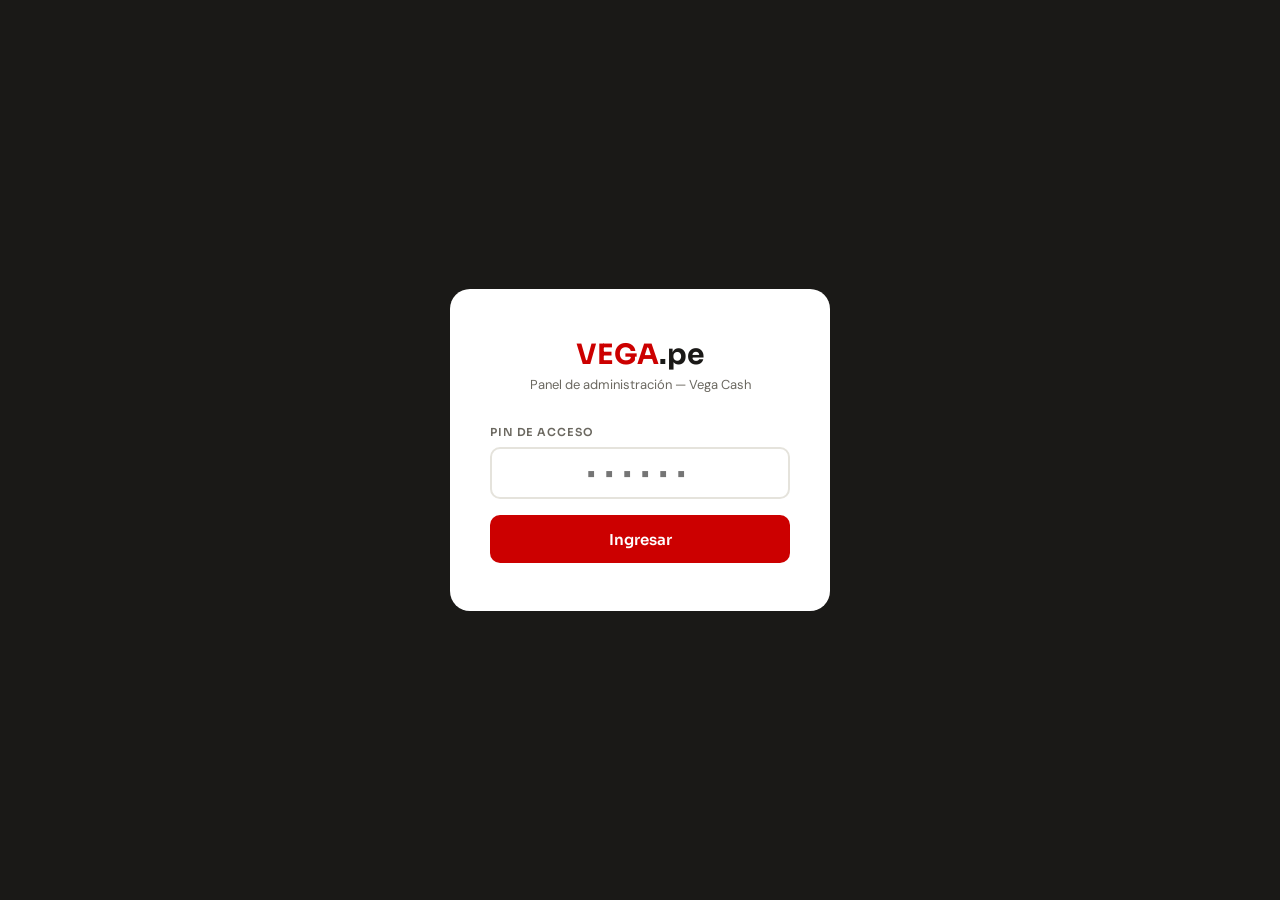
<file: vega-cash-admin.html>
<!DOCTYPE html>
<html lang="es">
<head>
<meta charset="UTF-8">
<meta name="viewport" content="width=device-width, initial-scale=1.0">
<title>Panel de Administración</title>
<link href="https://fonts.googleapis.com/css2?family=Sora:wght@400;500;600;700&family=DM+Sans:wght@400;500&display=swap" rel="stylesheet">
<style>
*, *::before, *::after { box-sizing: border-box; margin: 0; padding: 0; }
:root {
  --rojo: #CC0000;
  --rojo-oscuro: #A80000;
  --blanco: #FFFFFF;
  --gris-fondo: #F7F6F3;
  --gris-borde: #E5E3DC;
  --gris-texto: #6B6860;
  --negro: #1A1917;
  --verde: #1D9E75;
  --font-display: 'Sora', sans-serif;
  --font-body: 'DM Sans', sans-serif;
}
body { font-family: var(--font-body); background: var(--gris-fondo); color: var(--negro); min-height: 100vh; }

/* ── LOGIN ── */
#login-screen {
  min-height: 100vh;
  display: flex;
  align-items: center;
  justify-content: center;
  background: var(--negro);
}
.login-card {
  background: white;
  border-radius: 20px;
  padding: 48px 40px;
  width: 100%;
  max-width: 380px;
  text-align: center;
}
.login-logo {
  font-family: var(--font-display);
  font-size: 28px;
  font-weight: 700;
  color: var(--rojo);
  margin-bottom: 4px;
}
.login-logo span { color: var(--negro); }
.login-subtitle {
  font-size: 13px;
  color: var(--gris-texto);
  margin-bottom: 32px;
}
.login-label {
  font-family: var(--font-display);
  font-size: 11px;
  font-weight: 600;
  letter-spacing: 0.08em;
  text-transform: uppercase;
  color: var(--gris-texto);
  display: block;
  text-align: left;
  margin-bottom: 8px;
}
.pin-input {
  width: 100%;
  height: 52px;
  border: 2px solid var(--gris-borde);
  border-radius: 10px;
  font-size: 24px;
  font-family: var(--font-display);
  text-align: center;
  letter-spacing: 8px;
  color: var(--negro);
  outline: none;
  transition: border-color 0.15s;
}
.pin-input:focus { border-color: var(--rojo); }
.login-btn {
  width: 100%;
  height: 48px;
  background: var(--rojo);
  color: white;
  border: none;
  border-radius: 10px;
  font-family: var(--font-display);
  font-size: 15px;
  font-weight: 600;
  cursor: pointer;
  margin-top: 16px;
  transition: background 0.15s;
}
.login-btn:hover { background: var(--rojo-oscuro); }
.login-error {
  color: var(--rojo);
  font-size: 13px;
  margin-top: 10px;
  display: none;
}

/* ── ADMIN ── */
#admin-screen { display: none; }

.topbar {
  background: var(--negro);
  height: 56px;
  display: flex;
  align-items: center;
  justify-content: space-between;
  padding: 0 32px;
  position: sticky;
  top: 0;
  z-index: 100;
}
.topbar-logo {
  font-family: var(--font-display);
  font-size: 16px;
  font-weight: 700;
  color: white;
}
.topbar-logo span { color: var(--rojo); }
.topbar-right { display: flex; align-items: center; gap: 12px; }
.topbar-site {
  font-size: 12px;
  color: rgba(255,255,255,0.5);
}
.btn-salir {
  background: rgba(255,255,255,0.1);
  color: white;
  border: none;
  border-radius: 8px;
  font-size: 12px;
  font-family: var(--font-display);
  font-weight: 600;
  padding: 6px 14px;
  cursor: pointer;
  transition: background 0.15s;
}
.btn-salir:hover { background: rgba(255,255,255,0.2); }

.admin-layout {
  display: grid;
  grid-template-columns: 220px 1fr;
  min-height: calc(100vh - 56px);
}

/* ── SIDEBAR ── */
.sidebar {
  background: white;
  border-right: 1px solid var(--gris-borde);
  padding: 24px 0;
}
.sidebar-section {
  padding: 0 16px;
  margin-bottom: 8px;
}
.sidebar-label {
  font-family: var(--font-display);
  font-size: 10px;
  font-weight: 600;
  letter-spacing: 0.1em;
  text-transform: uppercase;
  color: #aaa8a0;
  padding: 0 8px;
  margin-bottom: 4px;
}
.nav-item {
  display: flex;
  align-items: center;
  gap: 10px;
  padding: 9px 12px;
  border-radius: 8px;
  font-size: 13px;
  font-weight: 500;
  color: var(--gris-texto);
  cursor: pointer;
  transition: all 0.15s;
  border: none;
  background: none;
  width: 100%;
  text-align: left;
}
.nav-item:hover { background: var(--gris-fondo); color: var(--negro); }
.nav-item.active { background: #FFF0F0; color: var(--rojo); font-weight: 600; }
.nav-item .icon { font-size: 16px; width: 20px; text-align: center; }

/* ── CONTENT ── */
.content {
  padding: 32px;
  overflow-y: auto;
}
.panel { display: none; }
.panel.active { display: block; }

.panel-header {
  margin-bottom: 28px;
}
.panel-title {
  font-family: var(--font-display);
  font-size: 22px;
  font-weight: 700;
  color: var(--negro);
  margin-bottom: 4px;
}
.panel-desc {
  font-size: 13px;
  color: var(--gris-texto);
}

/* ── FORM ELEMENTS ── */
.form-section {
  background: white;
  border: 1px solid var(--gris-borde);
  border-radius: 14px;
  padding: 24px;
  margin-bottom: 20px;
}
.form-section-title {
  font-family: var(--font-display);
  font-size: 13px;
  font-weight: 600;
  color: var(--negro);
  margin-bottom: 18px;
  padding-bottom: 12px;
  border-bottom: 1px solid var(--gris-borde);
  display: flex;
  align-items: center;
  gap: 8px;
}
.form-grid { display: grid; grid-template-columns: 1fr 1fr; gap: 16px; }
.form-grid.single { grid-template-columns: 1fr; }
.form-group { display: flex; flex-direction: column; gap: 6px; }
.form-group.full { grid-column: 1 / -1; }
.form-group label {
  font-family: var(--font-display);
  font-size: 11px;
  font-weight: 600;
  letter-spacing: 0.06em;
  text-transform: uppercase;
  color: #888680;
}
.form-group input,
.form-group textarea,
.form-group select {
  border: 1.5px solid var(--gris-borde);
  border-radius: 8px;
  padding: 10px 12px;
  font-size: 13px;
  font-family: var(--font-body);
  color: var(--negro);
  background: white;
  outline: none;
  transition: border-color 0.15s;
  width: 100%;
}
.form-group input:focus,
.form-group textarea:focus { border-color: var(--rojo); box-shadow: 0 0 0 3px rgba(204,0,0,0.06); }
.form-group textarea { resize: vertical; min-height: 80px; }
.form-hint { font-size: 11px; color: #aaa8a0; }

/* ── TOGGLE ── */
.toggle-row {
  display: flex;
  align-items: center;
  justify-content: space-between;
  padding: 16px 0;
  border-bottom: 1px solid var(--gris-borde);
}
.toggle-row:last-child { border-bottom: none; }
.toggle-info h4 { font-family: var(--font-display); font-size: 14px; font-weight: 600; color: var(--negro); }
.toggle-info p { font-size: 12px; color: var(--gris-texto); margin-top: 2px; }
.toggle {
  position: relative;
  width: 44px;
  height: 24px;
  flex-shrink: 0;
}
.toggle input { opacity: 0; width: 0; height: 0; }
.toggle-slider {
  position: absolute;
  inset: 0;
  background: #ddd;
  border-radius: 24px;
  cursor: pointer;
  transition: 0.2s;
}
.toggle-slider::before {
  content: '';
  position: absolute;
  width: 18px;
  height: 18px;
  background: white;
  border-radius: 50%;
  left: 3px;
  top: 3px;
  transition: 0.2s;
  box-shadow: 0 1px 3px rgba(0,0,0,0.2);
}
.toggle input:checked + .toggle-slider { background: var(--verde); }
.toggle input:checked + .toggle-slider::before { transform: translateX(20px); }

/* ── BANNER UPLOAD ── */
.banner-upload {
  border: 2px dashed var(--gris-borde);
  border-radius: 12px;
  padding: 32px;
  text-align: center;
  cursor: pointer;
  transition: all 0.15s;
  position: relative;
}
.banner-upload:hover { border-color: var(--rojo); background: #fff8f8; }
.banner-upload input { position: absolute; inset: 0; opacity: 0; cursor: pointer; }
.banner-upload-icon { font-size: 32px; margin-bottom: 12px; }
.banner-upload-text { font-family: var(--font-display); font-size: 14px; font-weight: 600; color: var(--negro); margin-bottom: 4px; }
.banner-upload-hint { font-size: 12px; color: var(--gris-texto); }
.banner-preview {
  width: 100%;
  max-height: 200px;
  object-fit: cover;
  border-radius: 10px;
  margin-top: 16px;
  display: none;
}
.banner-remove {
  display: none;
  margin-top: 10px;
  background: none;
  border: 1px solid var(--gris-borde);
  border-radius: 6px;
  padding: 5px 12px;
  font-size: 12px;
  color: var(--gris-texto);
  cursor: pointer;
}
.banner-remove:hover { border-color: var(--rojo); color: var(--rojo); }

/* ── SAVE BAR ── */
.save-bar {
  position: fixed;
  bottom: 0;
  left: 220px;
  right: 0;
  background: white;
  border-top: 1px solid var(--gris-borde);
  padding: 16px 32px;
  display: flex;
  align-items: center;
  justify-content: space-between;
  z-index: 50;
}
.save-status { font-size: 13px; color: var(--gris-texto); }
.save-status.saved { color: var(--verde); font-weight: 500; }
.save-status.error { color: var(--rojo); }
.save-actions { display: flex; gap: 10px; }
.btn-preview {
  height: 40px;
  padding: 0 20px;
  border: 1.5px solid var(--gris-borde);
  border-radius: 8px;
  font-family: var(--font-display);
  font-size: 13px;
  font-weight: 600;
  color: var(--negro);
  background: white;
  cursor: pointer;
  transition: all 0.15s;
  text-decoration: none;
  display: flex;
  align-items: center;
}
.btn-preview:hover { border-color: var(--negro); }
.btn-save {
  height: 40px;
  padding: 0 24px;
  background: var(--rojo);
  color: white;
  border: none;
  border-radius: 8px;
  font-family: var(--font-display);
  font-size: 13px;
  font-weight: 600;
  cursor: pointer;
  transition: background 0.15s;
  display: flex;
  align-items: center;
  gap: 8px;
}
.btn-save:hover { background: var(--rojo-oscuro); }
.btn-save:disabled { opacity: 0.6; cursor: not-allowed; }

.content { padding-bottom: 90px; }

/* ── PIN SETTINGS ── */
.pin-change-form {
  display: grid;
  grid-template-columns: 1fr 1fr;
  gap: 16px;
  max-width: 400px;
}

@media (max-width: 768px) {
  .admin-layout { grid-template-columns: 1fr; }
  .sidebar { display: none; }
  .save-bar { left: 0; }
  .form-grid { grid-template-columns: 1fr; }
}
</style>
</head>
<body>

<!-- LOGIN -->
<div id="login-screen">
  <div class="login-card">
    <div class="login-logo">VEGA<span>.pe</span></div>
    <div class="login-subtitle">Panel de administración — Vega Cash</div>
    <label class="login-label">PIN de acceso</label>
    <input type="password" class="pin-input" id="pin-input" maxlength="6" placeholder="••••••" onkeydown="if(event.key==='Enter') verificarPin()">
    <button class="login-btn" onclick="verificarPin()">Ingresar</button>
    <div class="login-error" id="login-error">PIN incorrecto. Inténtalo de nuevo.</div>
  </div>
</div>

<!-- ADMIN -->
<div id="admin-screen">
  <div class="topbar">
    <div class="topbar-logo">VEGA<span>.pe</span> <span style="font-weight:400;color:rgba(255,255,255,0.4);font-size:13px;margin-left:8px;">/ Admin Vega Cash</span></div>
    <div class="topbar-right">
      <span class="topbar-site">beneficios.vega.pe</span>
      <a href="https://beneficios.vega.pe" target="_blank" class="btn-salir">Ver sitio ↗</a>
      <button class="btn-salir" onclick="cerrarSesion()">Salir</button>
    </div>
  </div>

  <div class="admin-layout">
    <!-- SIDEBAR -->
    <div class="sidebar">
      <div class="sidebar-section">
        <div class="sidebar-label">Contenido</div>
        <button class="nav-item active" onclick="showPanel('hero')"><span class="icon">🖼️</span> Hero / Banner</button>
        <button class="nav-item" onclick="showPanel('stats')"><span class="icon">📊</span> Estadísticas</button>
        <button class="nav-item" onclick="showPanel('beneficios')"><span class="icon">⭐</span> Beneficios</button>
        <button class="nav-item" onclick="showPanel('pasos')"><span class="icon">📋</span> Cómo funciona</button>
        <button class="nav-item" onclick="showPanel('formulario')"><span class="icon">📝</span> Formulario</button>
      </div>
      <div class="sidebar-section" style="margin-top:16px;">
        <div class="sidebar-label">Configuración</div>
        <button class="nav-item" onclick="showPanel('visibilidad')"><span class="icon">👁️</span> Visibilidad</button>
        <button class="nav-item" onclick="showPanel('ajustes')"><span class="icon">⚙️</span> Ajustes</button>
      </div>
    </div>

    <!-- PANELS -->
    <div class="content">

      <!-- HERO -->
      <div class="panel active" id="panel-hero">
        <div class="panel-header">
          <div class="panel-title">Hero / Banner</div>
          <div class="panel-desc">Imagen principal, título y botón de llamada a la acción.</div>
        </div>
        <div class="form-section">
          <div class="form-section-title">🖼️ Imagen de fondo</div>
          <div class="banner-upload" onclick="document.getElementById('banner-file').click()">
            <input type="file" id="banner-file" accept="image/*" onchange="previsualizarBanner(event)">
            <div class="banner-upload-icon">📤</div>
            <div class="banner-upload-text">Haz clic o arrastra tu imagen aquí</div>
            <div class="banner-upload-hint">JPG, PNG o WebP — recomendado 1440×600px</div>
          </div>
          <img id="banner-preview" class="banner-preview" alt="Preview del banner">
          <button class="banner-remove" id="banner-remove" onclick="eliminarBanner()">✕ Quitar imagen</button>
          <div style="margin-top:12px;">
            <div class="form-group">
              <label>URL de imagen (si ya tienes un enlace)</label>
              <input type="text" id="hero-imagen" placeholder="https://... o dejar vacío para usar fondo rojo" oninput="actualizarPreviewBanner(this.value)">
            </div>
          </div>
        </div>
        <div class="form-section">
          <div class="form-section-title">✏️ Textos del hero</div>
          <div class="form-grid single">
            <div class="form-group">
              <label>Título principal</label>
              <input type="text" id="hero-titulo" placeholder="PRONTO ACCEDERÁS A VEGA CASH">
              <span class="form-hint">Puedes usar &lt;em&gt;texto&lt;/em&gt; para subrayar palabras</span>
            </div>
            <div class="form-group">
              <label>Subtítulo</label>
              <textarea id="hero-subtitulo" rows="2" placeholder="Descripción debajo del título"></textarea>
            </div>
            <div class="form-group">
              <label>Texto del botón</label>
              <input type="text" id="hero-cta" placeholder="Quiero ser el primero en saber">
            </div>
          </div>
        </div>
      </div>

      <!-- STATS -->
      <div class="panel" id="panel-stats">
        <div class="panel-header">
          <div class="panel-title">Estadísticas</div>
          <div class="panel-desc">Los 4 números que aparecen en la barra oscura debajo del hero.</div>
        </div>
        <div class="form-section">
          <div class="form-section-title">📊 Números destacados</div>
          <div class="form-grid">
            <div class="form-group"><label>Stat 1 — Número</label><input type="text" id="s1-num" placeholder="16"></div>
            <div class="form-group"><label>Stat 1 — Etiqueta</label><input type="text" id="s1-label" placeholder="Tiendas en Lima"></div>
            <div class="form-group"><label>Stat 2 — Número</label><input type="text" id="s2-num" placeholder="+9,000"></div>
            <div class="form-group"><label>Stat 2 — Etiqueta</label><input type="text" id="s2-label" placeholder="Clientes activos"></div>
            <div class="form-group"><label>Stat 3 — Número</label><input type="text" id="s3-num" placeholder="100%"></div>
            <div class="form-group"><label>Stat 3 — Etiqueta</label><input type="text" id="s3-label" placeholder="Beneficios exclusivos"></div>
            <div class="form-group"><label>Stat 4 — Número</label><input type="text" id="s4-num" placeholder="Gratis"></div>
            <div class="form-group"><label>Stat 4 — Etiqueta</label><input type="text" id="s4-label" placeholder="Registro sin costo"></div>
          </div>
        </div>
      </div>

      <!-- BENEFICIOS -->
      <div class="panel" id="panel-beneficios">
        <div class="panel-header">
          <div class="panel-title">Beneficios</div>
          <div class="panel-desc">Las 4 tarjetas de beneficios que aparecen en la sección ¿Por qué unirse?</div>
        </div>
        <div class="form-section">
          <div class="form-section-title">⭐ Beneficio 1</div>
          <div class="form-grid">
            <div class="form-group"><label>Título</label><input type="text" id="b1-titulo" placeholder="Descuentos exclusivos"></div>
            <div class="form-group"><label>Descripción</label><input type="text" id="b1-desc" placeholder="Precios especiales solo para miembros..."></div>
          </div>
        </div>
        <div class="form-section">
          <div class="form-section-title">⭐ Beneficio 2</div>
          <div class="form-grid">
            <div class="form-group"><label>Título</label><input type="text" id="b2-titulo" placeholder="Acceso anticipado"></div>
            <div class="form-group"><label>Descripción</label><input type="text" id="b2-desc" placeholder="Sé el primero en enterarte..."></div>
          </div>
        </div>
        <div class="form-section">
          <div class="form-section-title">⭐ Beneficio 3</div>
          <div class="form-grid">
            <div class="form-group"><label>Título</label><input type="text" id="b3-titulo" placeholder="Acumula puntos"></div>
            <div class="form-group"><label>Descripción</label><input type="text" id="b3-desc" placeholder="Cada compra suma puntos..."></div>
          </div>
        </div>
        <div class="form-section">
          <div class="form-section-title">⭐ Beneficio 4</div>
          <div class="form-grid">
            <div class="form-group"><label>Título</label><input type="text" id="b4-titulo" placeholder="VEGA CASHBACK"></div>
            <div class="form-group"><label>Descripción</label><input type="text" id="b4-desc" placeholder="Alcanza nuestro nivel Premium..."></div>
          </div>
        </div>
      </div>

      <!-- PASOS -->
      <div class="panel" id="panel-pasos">
        <div class="panel-header">
          <div class="panel-title">Cómo funciona</div>
          <div class="panel-desc">Los pasos del proceso de registro.</div>
        </div>
        <div class="form-section">
          <div class="form-section-title">📋 Encabezado de sección</div>
          <div class="form-grid single">
            <div class="form-group"><label>Tag (etiqueta pequeña)</label><input type="text" id="pasos-tag" placeholder="¿Cómo funciona?"></div>
            <div class="form-group"><label>Título</label><input type="text" id="pasos-titulo" placeholder="YA SERÁS MIEMBRO"></div>
            <div class="form-group"><label>Subtítulo</label><input type="text" id="pasos-subtitulo" placeholder="Es rápido, gratuito y sin compromisos."></div>
          </div>
        </div>
        <div class="form-section">
          <div class="form-section-title">1️⃣ Paso 1</div>
          <div class="form-grid">
            <div class="form-group"><label>Título</label><input type="text" id="p1-titulo" placeholder="Completa el formulario"></div>
            <div class="form-group"><label>Descripción</label><input type="text" id="p1-desc" placeholder="Ingresa tus datos básicos..."></div>
          </div>
        </div>
        <div class="form-section">
          <div class="form-section-title">2️⃣ Paso 2</div>
          <div class="form-grid">
            <div class="form-group"><label>Título</label><input type="text" id="p2-titulo" placeholder="Empezarás a disfrutar"></div>
            <div class="form-group"><label>Descripción</label><input type="text" id="p2-desc" placeholder="Compra en Tiendas Vega..."></div>
          </div>
        </div>
      </div>

      <!-- FORMULARIO -->
      <div class="panel" id="panel-formulario">
        <div class="panel-header">
          <div class="panel-title">Formulario de registro</div>
          <div class="panel-desc">Textos del formulario, textos legales y mensajes de confirmación.</div>
        </div>
        <div class="form-section">
          <div class="form-section-title">📝 Encabezado</div>
          <div class="form-grid single">
            <div class="form-group"><label>Tag</label><input type="text" id="form-tag" placeholder="Únete gratis"></div>
            <div class="form-group"><label>Título</label><input type="text" id="form-titulo" placeholder="CREA TU CUENTA VEGA CASH"></div>
            <div class="form-group"><label>Subtítulo</label><input type="text" id="form-subtitulo" placeholder="Completa tus datos y pronto empezarás a ahorrar."></div>
            <div class="form-group"><label>Texto del botón enviar</label><input type="text" id="btn-texto" placeholder="Crear mi cuenta Vega Cash"></div>
            <div class="form-group"><label>Nota de privacidad (bajo el botón)</label><input type="text" id="privacidad-nota" placeholder="Tus datos están protegidos..."></div>
          </div>
        </div>
        <div class="form-section">
          <div class="form-section-title">⚖️ Textos legales</div>
          <div class="form-grid single">
            <div class="form-group">
              <label>Texto de términos y condiciones</label>
              <textarea id="texto-legal" rows="3" placeholder="Acepto los términos y condiciones..."></textarea>
            </div>
            <div class="form-group"><label>URL — Términos y condiciones</label><input type="text" id="url-terminos" placeholder="https://vega.pe/terminos"></div>
            <div class="form-group"><label>URL — Política de privacidad</label><input type="text" id="url-privacidad" placeholder="https://vega.pe/privacidad"></div>
          </div>
        </div>
        <div class="form-section">
          <div class="form-section-title">✅ Mensaje de éxito (tras registrarse)</div>
          <div class="form-grid single">
            <div class="form-group"><label>Título</label><input type="text" id="exito-titulo" placeholder="¡Bienvenido a Vega Cash!"></div>
            <div class="form-group"><label>Descripción</label><textarea id="exito-desc" rows="2" placeholder="Tu registro fue exitoso..."></textarea></div>
          </div>
        </div>
        <div class="form-section">
          <div class="form-section-title">⚖️ Textos de checkboxes legales</div>
          <div class="form-grid single">
            <div class="form-group">
              <label>Checkbox 1 — Políticas de privacidad (texto completo)</label>
              <textarea id="legal-privacidad" rows="2" placeholder="Acepto haber leído y comprendido las Políticas de Privacidad..."></textarea>
            </div>
            <div class="form-group">
              <label>Checkbox 2 — Términos y condiciones (texto después del link)</label>
              <input type="text" id="legal-terminos" placeholder="de la campaña Vega Cash.">
            </div>
            <div class="form-group">
              <label>Checkbox 3 — Autorización opcional (texto completo)</label>
              <textarea id="legal-opcional" rows="3" placeholder="Autorizo de manera libre, previa, expresa..."></textarea>
            </div>
          </div>
        </div>
        <div class="form-section">
          <div class="form-section-title">📍 Distritos del formulario</div>
          <div class="form-grid single">
            <div class="form-group">
              <label>Lista de distritos</label>
              <textarea id="distritos" rows="4" placeholder="Miraflores, San Isidro, Surco, Ate, Los Olivos..."></textarea>
              <span class="form-hint">Escribe los distritos separados por comas. Se ordenarán alfabéticamente automáticamente.</span>
            </div>
          </div>
        </div>
      </div>

      <!-- VISIBILIDAD -->
      <div class="panel" id="panel-visibilidad">
        <div class="panel-header">
          <div class="panel-title">Visibilidad de secciones</div>
          <div class="panel-desc">Activa o desactiva secciones completas de la landing.</div>
        </div>
        <div class="form-section">
          <div class="form-section-title">👁️ Secciones</div>
          <div class="toggle-row">
            <div class="toggle-info">
              <h4>Hero / Banner</h4>
              <p>Sección principal con imagen y título</p>
            </div>
            <label class="toggle"><input type="checkbox" id="vis-hero" checked><span class="toggle-slider"></span></label>
          </div>
          <div class="toggle-row">
            <div class="toggle-info">
              <h4>Estadísticas</h4>
              <p>Barra de números (tiendas, clientes, etc.)</p>
            </div>
            <label class="toggle"><input type="checkbox" id="vis-stats" checked><span class="toggle-slider"></span></label>
          </div>
          <div class="toggle-row">
            <div class="toggle-info">
              <h4>Beneficios</h4>
              <p>Las 4 tarjetas de beneficios</p>
            </div>
            <label class="toggle"><input type="checkbox" id="vis-beneficios" checked><span class="toggle-slider"></span></label>
          </div>
          <div class="toggle-row">
            <div class="toggle-info">
              <h4>Cómo funciona</h4>
              <p>Sección con los pasos del proceso</p>
            </div>
            <label class="toggle"><input type="checkbox" id="vis-pasos"><span class="toggle-slider"></span></label>
          </div>
          <div class="toggle-row">
            <div class="toggle-info">
              <h4>Formulario de registro</h4>
              <p>Formulario de inscripción al programa</p>
            </div>
            <label class="toggle"><input type="checkbox" id="vis-formulario" checked><span class="toggle-slider"></span></label>
          </div>
        </div>
      </div>

      <!-- AJUSTES -->
      <div class="panel" id="panel-ajustes">
        <div class="panel-header">
          <div class="panel-title">Ajustes</div>
          <div class="panel-desc">Configuración del panel de administración.</div>
        </div>
        <div class="form-section">
          <div class="form-section-title">🔐 Cambiar PIN de acceso</div>
          <div class="pin-change-form">
            <div class="form-group">
              <label>PIN actual</label>
              <input type="password" id="pin-actual" maxlength="6" placeholder="••••••">
            </div>
            <div class="form-group">
              <label>Nuevo PIN</label>
              <input type="password" id="pin-nuevo" maxlength="6" placeholder="••••••">
            </div>
            <div class="form-group">
              <label>Confirmar nuevo PIN</label>
              <input type="password" id="pin-confirmar" maxlength="6" placeholder="••••••">
            </div>
          </div>
          <button onclick="cambiarPin()" style="margin-top:16px;height:40px;padding:0 20px;background:var(--rojo);color:white;border:none;border-radius:8px;font-family:var(--font-display);font-size:13px;font-weight:600;cursor:pointer;">Cambiar PIN</button>
          <div id="pin-msg" style="margin-top:10px;font-size:13px;display:none;"></div>
          <div style="margin-top:20px;padding:16px;background:var(--gris-fondo);border-radius:10px;">
            <p style="font-size:12px;color:var(--gris-texto);">⚠️ El PIN se guarda en este navegador. Para cambiar el PIN en otro dispositivo, ingrésalo manualmente en ajustes.</p>
          </div>
        </div>
        <div class="form-section">
          <div class="form-section-title">🔗 GitHub — Publicación automática</div>
          <div class="form-grid single">
            <div class="form-group">
              <label>Token de GitHub</label>
              <input type="password" id="gh-token" placeholder="ghp_xxxxxxxxxxxxxxxxxxxx">
              <span class="form-hint">Token con permisos de escritura al repo. Se guarda solo en este navegador.</span>
            </div>
          </div>
          <button onclick="guardarToken()" style="margin-top:12px;height:36px;padding:0 16px;background:var(--negro);color:white;border:none;border-radius:8px;font-family:var(--font-display);font-size:12px;font-weight:600;cursor:pointer;">Guardar token</button>
          <div id="token-msg" style="margin-top:8px;font-size:12px;display:none;"></div>
        </div>
      </div>

    </div><!-- /content -->
  </div><!-- /admin-layout -->

  <!-- SAVE BAR -->
  <div class="save-bar">
    <div class="save-status" id="save-status">Los cambios no publicados se perderán si cierras la página.</div>
    <div class="save-actions">
      <a href="https://beneficios.vega.pe" target="_blank" class="btn-preview">Ver sitio ↗</a>
      <button class="btn-save" id="btn-save" onclick="guardarYPublicar()">
        <span>💾</span> Guardar y publicar
      </button>
    </div>
  </div>
</div>

<script>
// ── CONFIG ──────────────────────────────────────────────────────
const PIN_DEFAULT = '1234';
const REPO = 'VEGAECOMMERCE/vega-cash-landing';
const BRANCH = 'main';
const CONTENT_FILE = 'content.json';

// ── LOGIN ────────────────────────────────────────────────────────
function getPIN() {
  return localStorage.getItem('vega_cash_pin') || PIN_DEFAULT;
}

function verificarPin() {
  const input = document.getElementById('pin-input').value;
  if (input === getPIN()) {
    document.getElementById('login-screen').style.display = 'none';
    document.getElementById('admin-screen').style.display = 'block';
    cargarDatos();
    cargarToken();
  } else {
    const err = document.getElementById('login-error');
    err.style.display = 'block';
    document.getElementById('pin-input').value = '';
    setTimeout(() => err.style.display = 'none', 3000);
  }
}

function cerrarSesion() {
  document.getElementById('admin-screen').style.display = 'none';
  document.getElementById('login-screen').style.display = 'flex';
  document.getElementById('pin-input').value = '';
}

function cambiarPin() {
  const actual = document.getElementById('pin-actual').value;
  const nuevo = document.getElementById('pin-nuevo').value;
  const conf = document.getElementById('pin-confirmar').value;
  const msg = document.getElementById('pin-msg');

  if (actual !== getPIN()) {
    msg.style.display = 'block'; msg.style.color = 'var(--rojo)';
    msg.textContent = 'PIN actual incorrecto.'; return;
  }
  if (nuevo.length < 4) {
    msg.style.display = 'block'; msg.style.color = 'var(--rojo)';
    msg.textContent = 'El nuevo PIN debe tener al menos 4 dígitos.'; return;
  }
  if (nuevo !== conf) {
    msg.style.display = 'block'; msg.style.color = 'var(--rojo)';
    msg.textContent = 'Los PINs no coinciden.'; return;
  }
  localStorage.setItem('vega_cash_pin', nuevo);
  msg.style.display = 'block'; msg.style.color = 'var(--verde)';
  msg.textContent = '✅ PIN actualizado correctamente.';
  document.getElementById('pin-actual').value = '';
  document.getElementById('pin-nuevo').value = '';
  document.getElementById('pin-confirmar').value = '';
}

// ── TOKEN ────────────────────────────────────────────────────────
function cargarToken() {
  const t = localStorage.getItem('vega_cash_gh_token') || '';
  document.getElementById('gh-token').value = t;
}

function guardarToken() {
  const t = document.getElementById('gh-token').value.trim();
  localStorage.setItem('vega_cash_gh_token', t);
  const msg = document.getElementById('token-msg');
  msg.style.display = 'block'; msg.style.color = 'var(--verde)';
  msg.textContent = '✅ Token guardado.';
  setTimeout(() => msg.style.display = 'none', 2000);
}

// ── NAVIGATION ───────────────────────────────────────────────────
function showPanel(id) {
  document.querySelectorAll('.panel').forEach(p => p.classList.remove('active'));
  document.querySelectorAll('.nav-item').forEach(n => n.classList.remove('active'));
  document.getElementById('panel-' + id).classList.add('active');
  event.currentTarget.classList.add('active');
}

// ── BANNER ───────────────────────────────────────────────────────
let bannerBase64 = '';

function previsualizarBanner(e) {
  const file = e.target.files[0];
  if (!file) return;
  const reader = new FileReader();
  reader.onload = function(ev) {
    bannerBase64 = ev.target.result;
    document.getElementById('banner-preview').src = bannerBase64;
    document.getElementById('banner-preview').style.display = 'block';
    document.getElementById('banner-remove').style.display = 'inline-block';
    document.getElementById('hero-imagen').value = '';
  };
  reader.readAsDataURL(file);
}

function actualizarPreviewBanner(url) {
  if (url) {
    document.getElementById('banner-preview').src = url;
    document.getElementById('banner-preview').style.display = 'block';
    document.getElementById('banner-remove').style.display = 'inline-block';
    bannerBase64 = '';
  }
}

function eliminarBanner() {
  bannerBase64 = '';
  document.getElementById('banner-preview').src = '';
  document.getElementById('banner-preview').style.display = 'none';
  document.getElementById('banner-remove').style.display = 'none';
  document.getElementById('hero-imagen').value = '';
  document.getElementById('banner-file').value = '';
}

// ── CARGAR DATOS ─────────────────────────────────────────────────
async function cargarDatos() {
  try {
    const res = await fetch('/content.json?t=' + Date.now());
    const d = await res.json();

    // Hero
    setVal('hero-titulo', d.hero?.titulo || '');
    setVal('hero-subtitulo', d.hero?.subtitulo || '');
    setVal('hero-cta', d.hero?.cta || '');
    setVal('hero-imagen', d.hero?.imagen || '');
    if (d.hero?.imagen) actualizarPreviewBanner(d.hero.imagen);

    // Stats
    ['s1','s2','s3','s4'].forEach(s => {
      setVal(s+'-num', d.stats?.[s+'_num'] || '');
      setVal(s+'-label', d.stats?.[s+'_label'] || '');
    });

    // Beneficios
    ['b1','b2','b3','b4'].forEach(b => {
      setVal(b+'-titulo', d.beneficios?.[b+'_titulo'] || '');
      setVal(b+'-desc', d.beneficios?.[b+'_desc'] || '');
    });

    // Pasos
    setVal('pasos-tag', d.pasos?.tag || '');
    setVal('pasos-titulo', d.pasos?.titulo || '');
    setVal('pasos-subtitulo', d.pasos?.subtitulo || '');
    setVal('p1-titulo', d.pasos?.p1_titulo || '');
    setVal('p1-desc', d.pasos?.p1_desc || '');
    setVal('p2-titulo', d.pasos?.p2_titulo || '');
    setVal('p2-desc', d.pasos?.p2_desc || '');

    // Formulario
    setVal('form-tag', d.formulario?.tag || '');
    setVal('form-titulo', d.formulario?.titulo || '');
    setVal('form-subtitulo', d.formulario?.subtitulo || '');
    setVal('btn-texto', d.formulario?.btn_texto || '');
    setVal('privacidad-nota', d.formulario?.privacidad_nota || '');
    setVal('texto-legal', d.formulario?.texto_legal || '');
    setVal('url-terminos', d.formulario?.url_terminos || '');
    setVal('url-privacidad', d.formulario?.url_privacidad || '');
    setVal('exito-titulo', d.formulario?.exito_titulo || '');
    setVal('exito-desc', d.formulario?.exito_desc || '');
    setVal('legal-privacidad', d.formulario?.legal_privacidad || '');
    setVal('legal-terminos', d.formulario?.legal_terminos || '');
    setVal('legal-opcional', d.formulario?.legal_opcional || '');
    setVal('distritos', d.formulario?.distritos || '');

    // Visibilidad
    if (d.visibilidad) {
      Object.keys(d.visibilidad).forEach(k => {
        const el = document.getElementById('vis-' + k);
        if (el) el.checked = d.visibilidad[k];
      });
    }

  } catch(e) {
    console.log('No se pudo cargar content.json:', e);
  }
}

function setVal(id, val) {
  const el = document.getElementById(id);
  if (el) el.value = val;
}

// ── GUARDAR Y PUBLICAR ───────────────────────────────────────────
async function guardarYPublicar() {
  const token = localStorage.getItem('vega_cash_gh_token') || '';
  if (!token) {
    setStatus('⚠️ Agrega tu token de GitHub en Ajustes para publicar.', 'error');
    showPanel('ajustes');
    return;
  }

  const btn = document.getElementById('btn-save');
  btn.disabled = true;
  btn.innerHTML = '<span>⏳</span> Publicando...';
  setStatus('Guardando cambios...', '');

  // Determinar imagen
  let imagenFinal = document.getElementById('hero-imagen').value.trim();
  if (bannerBase64) {
    // Subir imagen a GitHub
    try {
      imagenFinal = await subirImagenGitHub(token);
    } catch(e) {
      setStatus('❌ Error subiendo imagen: ' + e.message, 'error');
      btn.disabled = false; btn.innerHTML = '<span>💾</span> Guardar y publicar';
      return;
    }
  }

  const data = {
    hero: {
      titulo: getVal('hero-titulo'),
      subtitulo: getVal('hero-subtitulo'),
      cta: getVal('hero-cta'),
      imagen: imagenFinal
    },
    stats: {
      s1_num: getVal('s1-num'), s1_label: getVal('s1-label'),
      s2_num: getVal('s2-num'), s2_label: getVal('s2-label'),
      s3_num: getVal('s3-num'), s3_label: getVal('s3-label'),
      s4_num: getVal('s4-num'), s4_label: getVal('s4-label')
    },
    beneficios: {
      b1_titulo: getVal('b1-titulo'), b1_desc: getVal('b1-desc'),
      b2_titulo: getVal('b2-titulo'), b2_desc: getVal('b2-desc'),
      b3_titulo: getVal('b3-titulo'), b3_desc: getVal('b3-desc'),
      b4_titulo: getVal('b4-titulo'), b4_desc: getVal('b4-desc')
    },
    pasos: {
      tag: getVal('pasos-tag'), titulo: getVal('pasos-titulo'),
      subtitulo: getVal('pasos-subtitulo'),
      p1_titulo: getVal('p1-titulo'), p1_desc: getVal('p1-desc'),
      p2_titulo: getVal('p2-titulo'), p2_desc: getVal('p2-desc'),
      p3_titulo: '', p3_desc: ''
    },
    formulario: {
      tag: getVal('form-tag'), titulo: getVal('form-titulo'),
      subtitulo: getVal('form-subtitulo'), btn_texto: getVal('btn-texto'),
      privacidad_nota: getVal('privacidad-nota'), texto_legal: getVal('texto-legal'),
      url_terminos: getVal('url-terminos'), url_privacidad: getVal('url-privacidad'),
      exito_titulo: getVal('exito-titulo'), exito_desc: getVal('exito-desc'),
      legal_privacidad: getVal('legal-privacidad'),
      legal_terminos: getVal('legal-terminos'),
      legal_opcional: getVal('legal-opcional'),
      distritos: getVal('distritos')
    },
    visibilidad: {
      hero: document.getElementById('vis-hero').checked,
      stats: document.getElementById('vis-stats').checked,
      beneficios: document.getElementById('vis-beneficios').checked,
      pasos: document.getElementById('vis-pasos').checked,
      formulario: document.getElementById('vis-formulario').checked
    }
  };

  try {
    // Obtener SHA actual del archivo
    const shaRes = await fetch(`https://api.github.com/repos/${REPO}/contents/${CONTENT_FILE}?ref=${BRANCH}`, {
      headers: { Authorization: 'token ' + token, Accept: 'application/vnd.github.v3+json' }
    });
    const shaData = await shaRes.json();
    const sha = shaData.sha;

    // Commit del content.json
    const content = btoa(unescape(encodeURIComponent(JSON.stringify(data, null, 2))));
    const commitRes = await fetch(`https://api.github.com/repos/${REPO}/contents/${CONTENT_FILE}`, {
      method: 'PUT',
      headers: { Authorization: 'token ' + token, Accept: 'application/vnd.github.v3+json', 'Content-Type': 'application/json' },
      body: JSON.stringify({
        message: 'Admin Vega Cash: actualizar contenido',
        content: content,
        sha: sha,
        branch: BRANCH
      })
    });

    if (commitRes.ok) {
      setStatus('✅ Publicado correctamente. Los cambios aparecerán en ~30 segundos.', 'saved');
      bannerBase64 = '';
    } else {
      const err = await commitRes.json();
      setStatus('❌ Error: ' + (err.message || 'No se pudo publicar'), 'error');
    }
  } catch(e) {
    setStatus('❌ Error de conexión: ' + e.message, 'error');
  }

  btn.disabled = false;
  btn.innerHTML = '<span>💾</span> Guardar y publicar';
}

async function subirImagenGitHub(token) {
  const file = document.getElementById('banner-file').files[0];
  if (!file) return '';
  const ext = file.name.split('.').pop();
  const filename = 'images/banner-hero.' + ext;
  const base64 = bannerBase64.split(',')[1];

  // Ver si existe para obtener SHA
  let sha = '';
  try {
    const r = await fetch(`https://api.github.com/repos/${REPO}/contents/${filename}?ref=${BRANCH}`, {
      headers: { Authorization: 'token ' + token }
    });
    if (r.ok) { const d = await r.json(); sha = d.sha; }
  } catch(e) {}

  const body = { message: 'Admin: subir banner hero', content: base64, branch: BRANCH };
  if (sha) body.sha = sha;

  const res = await fetch(`https://api.github.com/repos/${REPO}/contents/${filename}`, {
    method: 'PUT',
    headers: { Authorization: 'token ' + token, 'Content-Type': 'application/json' },
    body: JSON.stringify(body)
  });

  if (!res.ok) throw new Error('No se pudo subir la imagen');
  return '/' + filename;
}

function getVal(id) {
  const el = document.getElementById(id);
  return el ? el.value.trim() : '';
}

function setStatus(msg, type) {
  const el = document.getElementById('save-status');
  el.textContent = msg;
  el.className = 'save-status' + (type ? ' ' + type : '');
}
</script>
</body>
</html>
</file>
